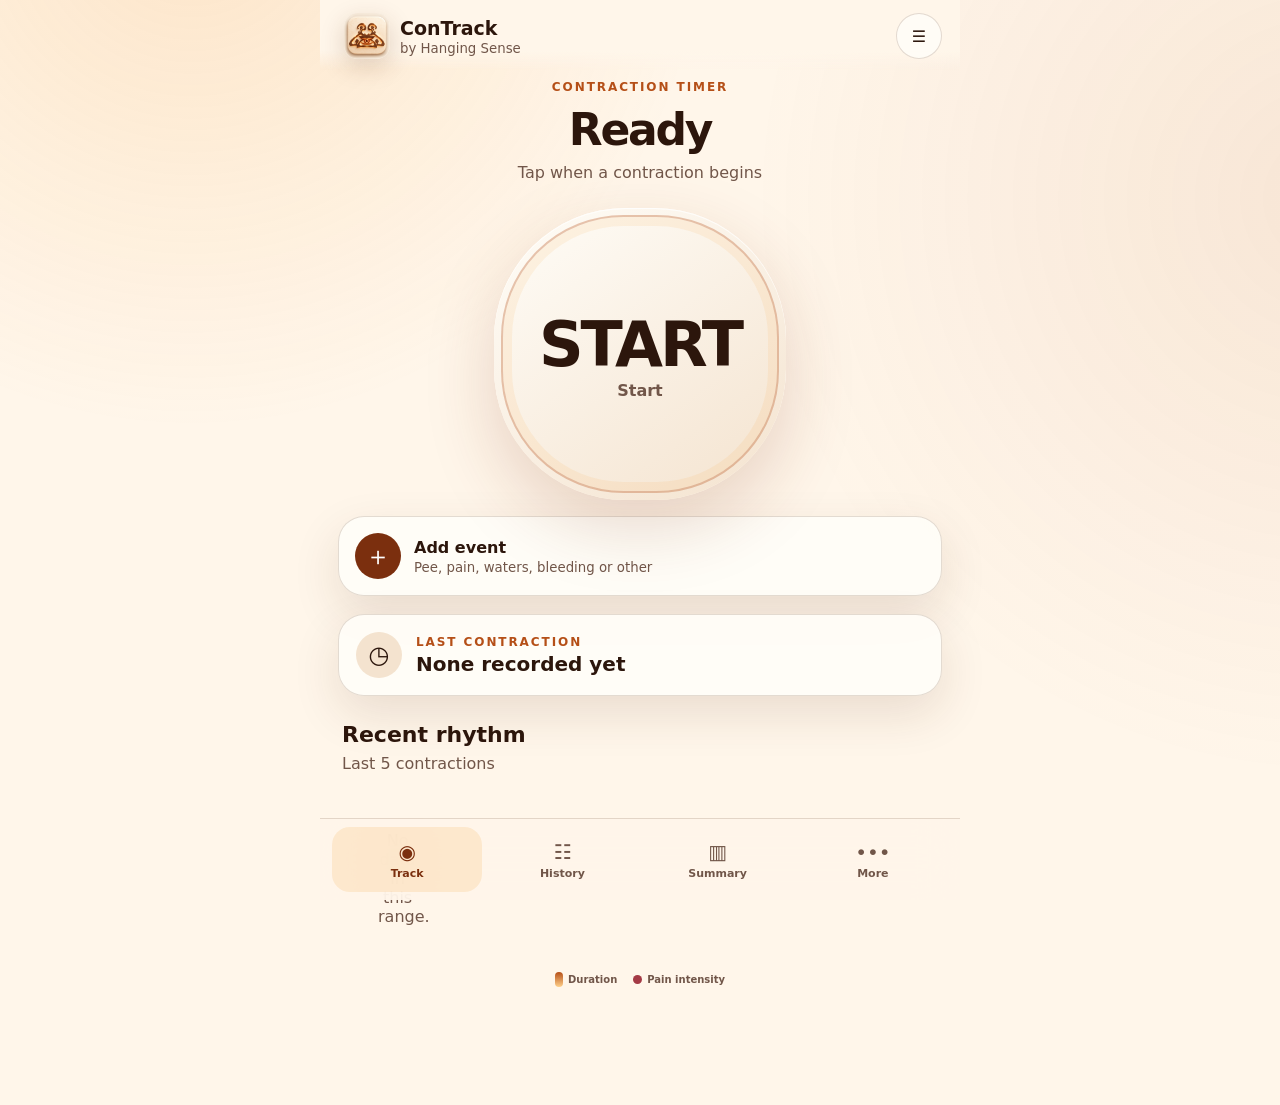
<file: index.html>
<!doctype html>
<html lang="en" dir="ltr">
<head>
  <meta charset="utf-8" />
  <meta name="viewport" content="width=device-width,initial-scale=1,viewport-fit=cover,user-scalable=no" />
  <meta name="theme-color" content="#fff6ea" />
  <meta name="apple-mobile-web-app-capable" content="yes" />
  <meta name="apple-mobile-web-app-status-bar-style" content="default" />
  <meta name="apple-mobile-web-app-title" content="ConTrack" />
  <title>ConTrack V4.5 — by Hanging Sense</title>
  <link rel="manifest" href="manifest.webmanifest" />
  <link rel="apple-touch-icon" href="icon-192.png" />
  <link rel="stylesheet" href="styles.css" />
  <link rel="stylesheet" href="v45.css" />
</head>
<body>
<div class="app-shell">
  <header class="topbar">
    <button class="brand-mini" data-nav="track" aria-label="ConTrack home">
      <img src="brand-app-icon.png" alt="" class="brand-mini__mark" />
      <span class="brand-mini__text"><strong>ConTrack</strong><small>by Hanging Sense</small></span>
    </button>
    <button class="icon-btn" id="quickSettings" aria-label="Open settings">☰</button>
  </header>

  <main class="main">
    <section class="screen active" data-screen="track">
      <div class="track-hero">
        <div class="hero-kicker" data-i18n="trackKicker">Contraction timer</div>
        <div class="hero-state" id="heroState">Ready</div>
        <div class="hero-sub" id="heroSub">Tap when a contraction begins</div>
        <button class="timer-orb" id="timerButton" aria-live="polite">
          <span class="timer-orb__halo"></span>
          <span class="timer-orb__content">
            <strong id="timerValue">START</strong>
            <small id="timerCaption">Start</small>
          </span>
        </button>
      </div>

      <section class="track-actions">
        <button class="event-action" id="addEventBtn">
          <span class="event-action__icon">＋</span>
          <span><b data-i18n="addEvent">Add event</b><small data-i18n="addEventHint">Pee, pain, waters, bleeding or other</small></span>
        </button>
      </section>

      <div class="last-card">
        <span class="last-card__icon">◷</span>
        <div class="last-card__main"><div class="eyebrow" data-i18n="lastContraction">Last contraction</div><div id="lastValue" class="last-card__value">None recorded yet</div></div>
        <button class="mini-edit" id="editLastBtn" hidden data-i18n="edit">Edit</button>
      </div>

      <section class="rhythm-section">
        <div class="section-head"><div><h2 data-i18n="recentRhythm">Recent rhythm</h2><p data-i18n="lastFive">Last 5 contractions</p></div></div>
        <div class="rhythm" id="rhythm"></div>
        <div class="rhythm-legend"><span><i class="legend-pill legend-bar"></i><b data-i18n="duration">Duration</b></span><span><i class="legend-pill legend-pain-dot"></i><b data-i18n="intensity">Pain intensity</b></span></div>
      </section>
    </section>

    <section class="screen" data-screen="history">
      <div class="page-head"><div class="eyebrow">CONTRACK V4.5</div><h1 data-i18n="history">History</h1><p data-i18n="historySubtitle">Contractions and events in one timeline</p></div>
      <div class="segmented"><button class="segment active" data-history-filter="today" data-i18n="today">Today</button><button class="segment" data-history-filter="all" data-i18n="all">All</button></div>
      <div class="timeline-table-wrap">
        <div class="history-table-head"><span data-i18n="time">Time</span><span data-i18n="event">Event</span><span data-i18n="details">Details</span></div>
        <div id="historyList" class="history-list"></div>
      </div>
    </section>

    <section class="screen" data-screen="summary">
      <div class="page-head"><div class="eyebrow">CONTRACK V4.5</div><h1 data-i18n="summary">Summary</h1><p data-i18n="summarySubtitle">A factual report of recorded timing, intensity and events</p></div>
      <section class="summary-chart-card">
        <div class="summary-chart-head"><div><h2 data-i18n="contractionPattern">Contraction pattern</h2><p id="rangeDescription">Selected range</p></div><div class="segmented compact"><button class="segment active" data-range="60">1 h</button><button class="segment" data-range="180">3 h</button><button class="segment" data-range="day" data-i18n="day">Day</button><button class="segment" data-range="all" data-i18n="all">All</button></div></div>
        <div class="chart-shell"><svg id="unifiedChart" class="unified-chart" viewBox="0 0 760 360" role="img" aria-label="Unified contraction chart"></svg></div>
        <div class="chart-legend"><span><i class="legend legend-duration"></i><b data-i18n="duration">Duration</b> <small data-i18n="secondsUnit">sec</small></span><span><i class="legend legend-interval"></i><b data-i18n="interval">Interval</b> <small data-i18n="startToStart">start-to-start</small></span><span><i class="legend legend-pain"></i><b data-i18n="intensity">Pain intensity</b> <small>0–10</small></span><span><i class="legend legend-event"></i><b data-i18n="events">Events</b></span></div>
      </section>
      <section class="metrics" id="metrics"></section>
      <section class="trend-card"><div class="section-head"><div><h2 data-i18n="rollingTrend">Rolling 5-value trend</h2><p data-i18n="rollingTrendHint">Average duration and interval use the latest available values up to five.</p></div></div><div class="chart-shell trend-shell"><svg id="trendChart" class="trend-chart" viewBox="0 0 760 290" role="img" aria-label="Rolling average trend"></svg></div><div class="chart-legend"><span><i class="legend legend-trend-duration"></i><b data-i18n="avgDuration5">Avg duration · last 5</b></span><span><i class="legend legend-trend-interval"></i><b data-i18n="avgInterval5">Avg interval · last 5</b></span></div></section>
      <section class="report-preview"><div class="section-head"><div><h2 data-i18n="timelineReport">Timeline report</h2><p data-i18n="timelineReportHint">Includes cumulative averages to show the recorded trend.</p></div></div><div id="reportTable" class="report-table"></div></section>
      <div class="summary-actions"><button class="primary-action" id="shareReport" data-i18n="shareReport">Share full report</button><button class="secondary-action" id="downloadReport" data-i18n="downloadReport">Download / save report</button></div>
    </section>

    <section class="screen" data-screen="more">
      <div class="page-head"><div class="eyebrow">CONTRACK V4.5</div><h1 data-i18n="more">More</h1></div>
      <section class="settings-section"><h2 data-i18n="appearance">Appearance</h2><p class="section-note" data-i18n="appearanceHint">Six distinct palettes remain harmonious with the copper Hanging Sense identity.</p><div class="theme-grid" id="themeGrid"></div></section>
      <section class="settings-section"><h2 data-i18n="language">Language</h2><select id="languageSelect" class="select-control"></select></section>
      <section class="settings-section"><h2 data-i18n="sessions">Sessions</h2><div class="action-list"><button class="action-row" id="newSessionBtn"><span data-i18n="newSession">Start new session</span><span>›</span></button><button class="action-row" id="exportBackup"><span data-i18n="backupSession">Backup current session + photos</span><span>›</span></button><label class="action-row file-row"><span data-i18n="restoreBackup">Restore backup</span><input type="file" id="restoreBackup" accept="application/json" hidden><span>›</span></label><button class="action-row" id="exportCsv"><span data-i18n="exportCsv">Export CSV</span><span>›</span></button><button class="action-row" id="openManual"><span data-i18n="userManual">User manual / PDF</span><span>›</span></button></div></section>
      <section class="brand-panel"><img src="brand-lockup.png" alt="ConTrack by Hanging Sense" /><p data-i18n="brandStatement">A calm, local-first labour companion with a human identity.</p><div class="version">ConTrack V4.5 · Local & offline-first</div></section>
      <section class="creator-panel"><img src="creator-benyima-ai.png" alt="BenYimaAI creator logo" class="creator-logo" /><div><div class="eyebrow">APP CREATOR</div><h2>BenYimaAI</h2><p>Product concept, UX direction and application development.</p></div></section>
      <section class="settings-section contact-section"><h2>Doula Silvana</h2><div class="contact-list"><div>💬 <b>WeChat-ID:</b> <span>HangingSense</span></div><div>✈️ <b>Telegram-ID:</b> <span>HangingSense</span></div><a href="https://www.instagram.com/hangingsense?stkn=MW42Zm01NHRjeHRpNQ%3D%3D&utm_source=qr" target="_blank" rel="noopener">📸 <b>Instagram:</b> @hangingsense</a><a href="mailto:hangingsense@gmail.com">✉️ <b>Email:</b> hangingsense@gmail.com</a></div><div class="qr-grid"><figure class="qr-card"><img src="contact-wechat.jpg" alt="WeChat QR code"><figcaption>💬 WeChat</figcaption></figure><figure class="qr-card"><img src="contact-telegram.jpg" alt="Telegram QR code"><figcaption>✈️ Telegram</figcaption></figure></div></section>
    </section>
  </main>

  <nav class="bottom-nav"><button class="nav-item active" data-nav="track"><span>◉</span><b data-i18n="track">Track</b></button><button class="nav-item" data-nav="history"><span>☷</span><b data-i18n="history">History</b></button><button class="nav-item" data-nav="summary"><span>▥</span><b data-i18n="summary">Summary</b></button><button class="nav-item" data-nav="more"><span>•••</span><b data-i18n="more">More</b></button></nav>
</div>
<div class="sheet-backdrop" id="sheetBackdrop" hidden></div>
<section class="bottom-sheet" id="intensitySheet" hidden aria-modal="true" role="dialog"><div class="sheet-grabber"></div><div class="eyebrow" data-i18n="saved">Contraction saved</div><h2 id="savedDuration">54 sec</h2><h3 data-i18n="howIntense">How intense was it?</h3><div class="intensity-control"><div class="intensity-reading"><strong id="intensityNumber">5</strong><span>/10</span><b id="intensityLabel">Moderate</b></div><input id="intensitySlider" type="range" min="0" max="10" step="1" value="5" aria-label="Pain intensity"><div class="intensity-scale"><span data-i18n="low">Low</span><span data-i18n="moderate">Moderate</span><span data-i18n="strong">Strong</span><span data-i18n="intense">Intense</span></div></div><div class="sheet-actions"><button class="primary-action" id="saveIntensity" data-i18n="save">Save</button><button class="secondary-action" id="skipIntensity" data-i18n="later">Later</button></div></section>
<section class="bottom-sheet" id="eventSheet" hidden aria-modal="true" role="dialog"><div class="sheet-grabber"></div><h2 data-i18n="addEvent">Add event</h2><div class="event-types" id="eventTypes"><button data-event-type="pee"><span>🚻</span><b data-i18n="pee">Pee</b></button><button data-event-type="pain"><span>⚡</span><b data-i18n="painEvent">Pain / discomfort</b></button><button data-event-type="waters"><span>💧</span><b data-i18n="waters">Waters / fluid</b></button><button data-event-type="bleeding"><span class="bleed-dot"></span><b data-i18n="bleeding">Bleeding</b></button><button data-event-type="other"><span>＋</span><b data-i18n="other">Other</b></button></div><label class="field"><span data-i18n="notes">Note (optional)</span><textarea id="eventNote" rows="3" maxlength="500"></textarea></label><label class="photo-picker"><input id="eventPhoto" type="file" accept="image/*" capture="environment" hidden><span>📷</span><b data-i18n="addPhoto">Add photo</b><small id="photoStatus" data-i18n="photoLocal">Stored only on this device</small></label><div class="sheet-actions"><button class="primary-action" id="saveEvent" data-i18n="saveEvent">Save event</button><button class="secondary-action" id="cancelEvent" data-i18n="cancel">Cancel</button></div></section>
<section class="bottom-sheet" id="sessionSheet" hidden aria-modal="true" role="dialog"><div class="sheet-grabber"></div><h2 data-i18n="protectHistory">Protect your history first</h2><p class="sheet-copy" data-i18n="protectHistoryText">This session contains recorded data. Back it up with photos or archive it in the app before starting again.</p><div class="stack-actions"><button class="primary-action" id="backupAndNew" data-i18n="backupAndNew">Download backup & start new</button><button class="secondary-action" id="archiveAndNew" data-i18n="archiveAndNew">Archive in app & start new</button><button class="text-action" id="cancelNew" data-i18n="cancel">Cancel</button></div></section>
<section class="bottom-sheet" id="exportSheet" hidden aria-modal="true" role="dialog"><div class="sheet-grabber"></div><h2 data-i18n="exportReport">Export report</h2><p class="sheet-copy" data-i18n="exportReportHint">Choose a format for the currently selected Summary range.</p><div class="export-choice-grid"><button class="export-choice" id="exportPicture"><span class="export-choice__icon">▧</span><span><b data-i18n="picturePng">Picture / PNG</b><small data-i18n="picturePngHint">Easy to save, send or print</small></span></button><button class="export-choice" id="exportHtml"><span class="export-choice__icon">HTML</span><span><b data-i18n="htmlReport">HTML report</b><small data-i18n="htmlReportHint">Full chart, timeline, notes and photos</small></span></button></div><button class="text-action full" id="cancelExport" data-i18n="cancel">Cancel</button></section>
<section class="bottom-sheet edit-sheet" id="editSheet" hidden aria-modal="true" role="dialog"><div class="sheet-grabber"></div><div class="eyebrow" data-i18n="editRecord">Edit record</div><h2 id="editTitle">Contraction</h2><div id="editContractionFields"><label class="field"><span data-i18n="startTime">Start time</span><input id="editStart" type="datetime-local"></label><label class="field"><span data-i18n="endTime">End time</span><input id="editEnd" type="datetime-local"></label><div class="intensity-control edit-intensity"><div class="intensity-reading"><strong id="editIntensityNumber">5</strong><span>/10</span><b id="editIntensityLabel">Moderate</b></div><input id="editIntensity" type="range" min="0" max="10" step="1" value="5"></div></div><div id="editEventFields" hidden><label class="field"><span data-i18n="eventType">Event type</span><select id="editEventType"><option value="pee">🚻 Pee</option><option value="pain">⚡ Pain / discomfort</option><option value="waters">💧 Waters / fluid</option><option value="bleeding">● Bleeding</option><option value="other">＋ Other</option></select></label><label class="field"><span data-i18n="time">Time</span><input id="editEventTime" type="datetime-local"></label><div class="edit-photo-tools" id="editPhotoTools"></div><label class="photo-picker"><input id="editEventPhoto" type="file" accept="image/*" capture="environment" hidden><span>📷</span><b data-i18n="replacePhoto">Replace / add photo</b></label></div><label class="field"><span data-i18n="notes">Note (optional)</span><textarea id="editNotes" rows="3" maxlength="500"></textarea></label><div class="sheet-actions"><button class="primary-action" id="saveEdit" data-i18n="save">Save</button><button class="secondary-action" id="cancelEdit" data-i18n="cancel">Cancel</button></div></section>
<section class="bottom-sheet photo-viewer-sheet" id="photoSheet" hidden aria-modal="true" role="dialog"><div class="sheet-grabber"></div><h2 data-i18n="eventPhoto">Event photo</h2><img id="photoViewer" alt="Event photo" class="photo-viewer"><div class="sheet-actions"><button class="primary-action" id="savePhotoToPhone" data-i18n="saveSharePhoto">Save / share photo</button><button class="secondary-action" id="closePhoto" data-i18n="close">Close</button></div></section>
<div class="toast" id="toast" role="status" aria-live="polite"></div>
<script src="app-v4.5.js"></script>
<script src="app-v4.6-overrides.js"></script>
<script src="png-v46.js"></script>
</body>
</html>
</file>
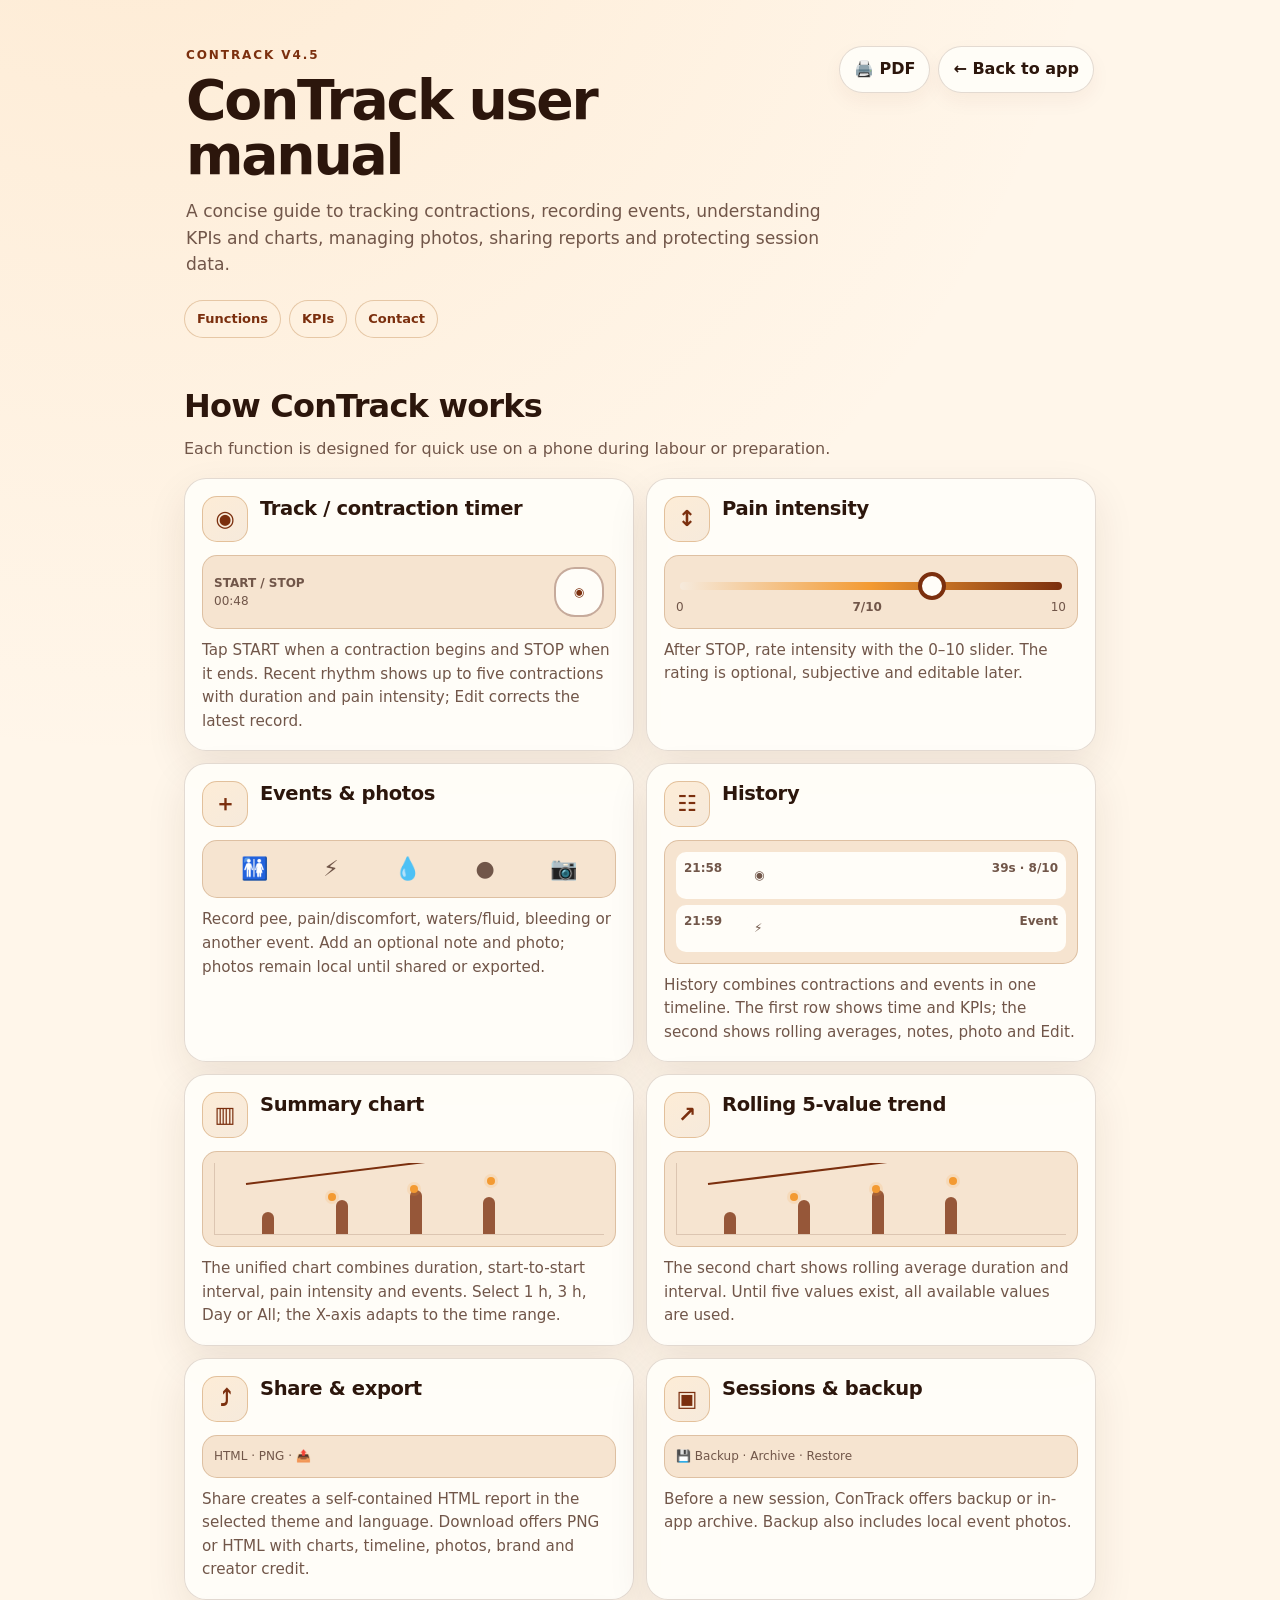
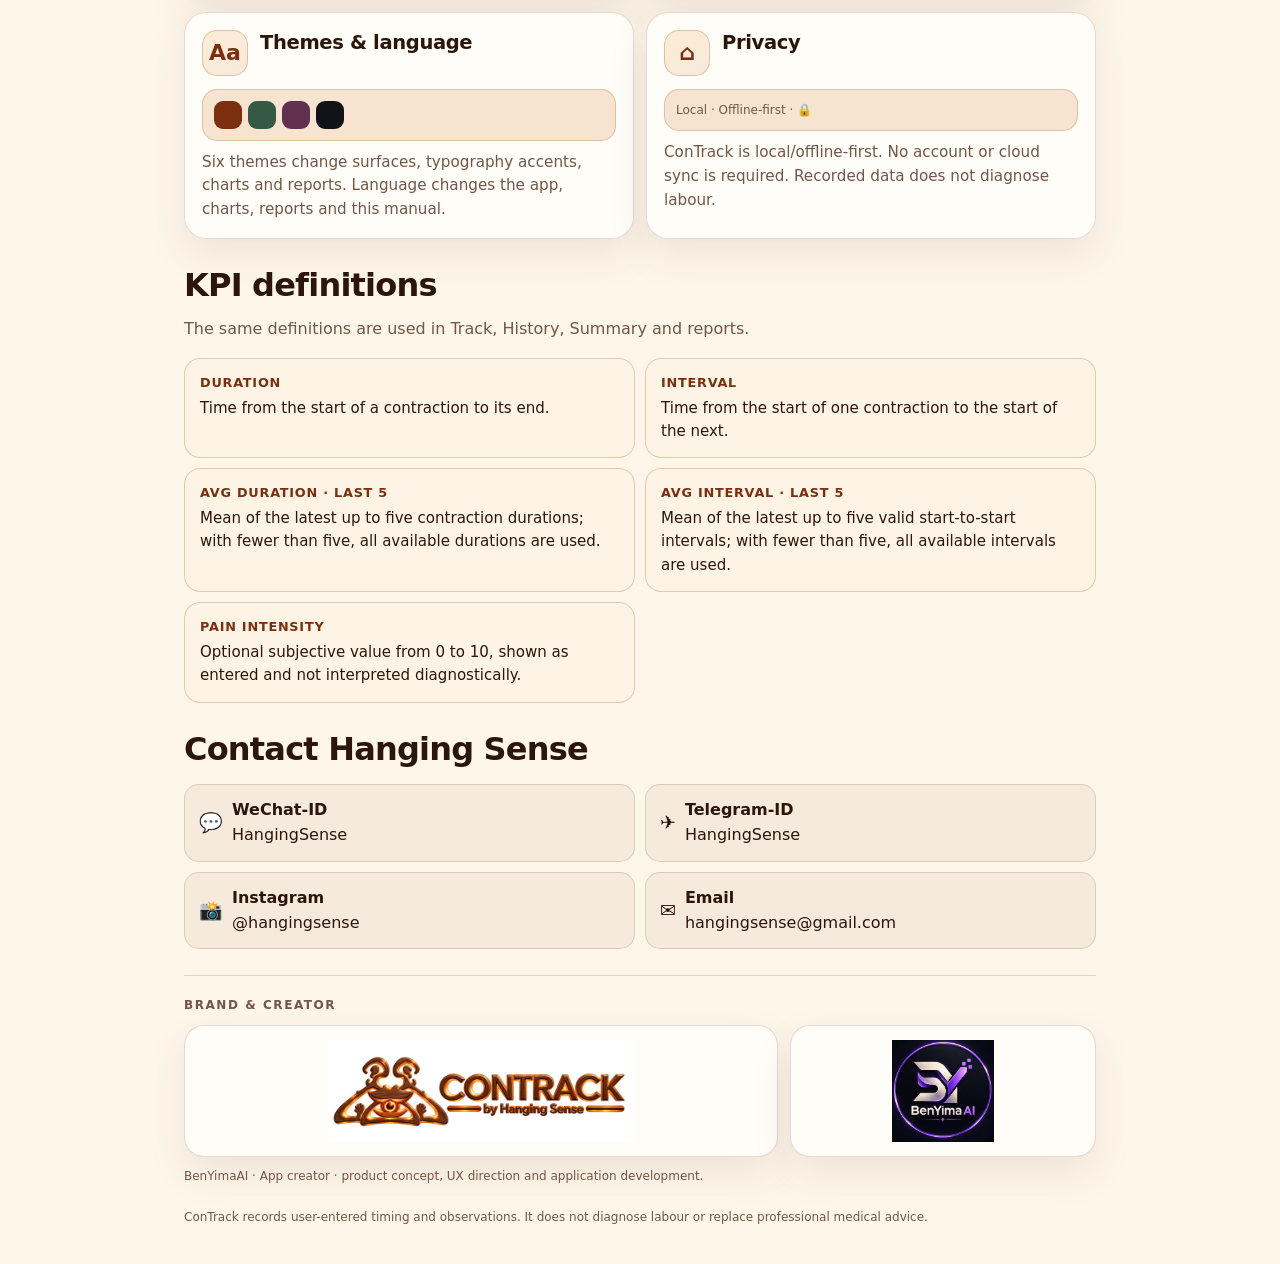
<file: user-manual-v2.html>
<!doctype html>
<html lang="en" dir="ltr">
<head>
<meta charset="utf-8">
<meta name="viewport" content="width=device-width,initial-scale=1,viewport-fit=cover">
<meta name="theme-color" content="#fff6ea">
<title>ConTrack User Manual</title>
<style>
:root{--bg:#fff6ea;--surface:#fffdf8;--surface2:#f6eadc;--text:#2c160c;--muted:#715649;--primary:#7b2f0e;--accent:#f39a32;--line:rgba(81,39,15,.16);--shadow:0 16px 42px rgba(65,31,11,.09);--display:ui-rounded,"SF Pro Rounded","Avenir Next",system-ui,-apple-system,sans-serif;--body:"Avenir Next","SF Pro Text",system-ui,-apple-system,BlinkMacSystemFont,"Segoe UI",sans-serif}*{box-sizing:border-box}html{scroll-behavior:smooth}body{margin:0;background:radial-gradient(circle at 10% -8%,color-mix(in srgb,var(--accent) 13%,transparent),transparent 30%),var(--bg);color:var(--text);font-family:var(--body);font-size:16px;line-height:1.55;-webkit-font-smoothing:antialiased;text-rendering:optimizeLegibility}.page{max-width:980px;margin:auto;padding:clamp(18px,4vw,34px)}button,a{font:inherit}.header{display:grid;grid-template-columns:1fr auto;gap:18px;align-items:start;padding:12px 2px 8px}.eyebrow{font-size:12px;letter-spacing:.16em;text-transform:uppercase;color:var(--primary);font-weight:900}.header h1{font-family:var(--display);font-size:clamp(2.05rem,6vw,3.45rem);line-height:1;letter-spacing:-.04em;margin:8px 0 0;max-width:760px;text-align:left;hyphens:auto;overflow-wrap:anywhere}.header p{max-width:760px;margin:15px 0 0;color:var(--muted);font-size:clamp(.96rem,2vw,1.07rem)}.actions{display:flex;gap:8px;flex-wrap:wrap;justify-content:flex-end}.action{min-height:44px;border:1px solid var(--line);background:color-mix(in srgb,var(--surface) 94%,transparent);color:var(--text);padding:10px 14px;border-radius:999px;font-weight:850;box-shadow:0 8px 20px color-mix(in srgb,var(--primary) 5%,transparent)}.quick{display:flex;gap:8px;overflow:auto;padding:14px 0 22px;scrollbar-width:none}.quick::-webkit-scrollbar{display:none}.quick a{white-space:nowrap;text-decoration:none;color:var(--primary);font-weight:850;font-size:13px;padding:8px 12px;border-radius:999px;background:color-mix(in srgb,var(--accent) 12%,var(--surface));border:1px solid color-mix(in srgb,var(--accent) 18%,var(--line))}.section-title{font-family:var(--display);font-size:clamp(1.5rem,3.5vw,2rem);letter-spacing:-.025em;margin:22px 0 10px}.section-note{margin:-4px 0 16px;color:var(--muted)}.grid{display:grid;grid-template-columns:repeat(2,minmax(0,1fr));gap:12px}.card{background:color-mix(in srgb,var(--surface) 96%,transparent);border:1px solid var(--line);border-radius:22px;padding:17px;box-shadow:var(--shadow);break-inside:avoid}.card-head{display:flex;align-items:flex-start;gap:12px}.icon{width:46px;height:46px;flex:0 0 46px;border-radius:15px;display:grid;place-items:center;background:linear-gradient(145deg,color-mix(in srgb,var(--accent) 17%,var(--surface)),var(--surface2));border:1px solid color-mix(in srgb,var(--accent) 22%,var(--line));font-size:22px;font-weight:900;color:var(--primary)}.card h2{font-family:var(--display);font-size:1.22rem;line-height:1.15;margin:2px 0 0;letter-spacing:-.018em}.card p{margin:10px 0 0;color:var(--muted);font-size:.95rem}.mini{margin-top:13px;padding:11px;border-radius:15px;background:color-mix(in srgb,var(--accent) 7%,var(--surface2));border:1px solid color-mix(in srgb,var(--accent) 11%,var(--line));font-size:12px;color:var(--muted)}.mini-timer{display:flex;align-items:center;justify-content:space-between}.mini-orb{width:50px;height:50px;border-radius:42%;display:grid;place-items:center;background:var(--surface);border:2px solid color-mix(in srgb,var(--primary) 28%,var(--line));font-weight:900;color:var(--primary)}.mini-slider{height:8px;border-radius:99px;background:linear-gradient(90deg,var(--surface2),var(--accent),var(--primary));position:relative;margin:15px 4px 8px}.mini-slider:after{content:"";position:absolute;left:66%;top:50%;width:20px;height:20px;border-radius:50%;background:var(--surface);border:4px solid var(--primary);transform:translate(-50%,-50%)}.mini-history{display:grid;gap:6px}.mini-history span{display:grid;grid-template-columns:55px 1fr auto;gap:7px;padding:7px 8px;border-radius:10px;background:var(--surface)}.mini-chart{height:72px;position:relative;border-left:1px solid var(--line);border-bottom:1px solid var(--line);overflow:hidden}.mini-chart .bar{position:absolute;bottom:0;width:12px;border-radius:6px 6px 0 0;background:var(--primary);opacity:.78}.mini-chart .b1{left:12%;height:32%}.mini-chart .b2{left:31%;height:48%}.mini-chart .b3{left:50%;height:63%}.mini-chart .b4{left:69%;height:52%}.mini-chart .line{position:absolute;left:8%;right:7%;top:28%;height:2px;background:var(--primary);transform:rotate(-7deg);transform-origin:left center}.mini-chart .dot{position:absolute;width:8px;height:8px;border-radius:50%;background:var(--accent);box-shadow:0 0 0 3px color-mix(in srgb,var(--accent) 14%,transparent)}.mini-chart .d1{left:29%;top:42%}.mini-chart .d2{left:50%;top:31%}.mini-chart .d3{left:70%;top:20%}.kpis{display:grid;grid-template-columns:repeat(2,minmax(0,1fr));gap:10px}.kpi{padding:14px 15px;border-radius:16px;background:color-mix(in srgb,var(--accent) 9%,var(--surface));border:1px solid color-mix(in srgb,var(--accent) 16%,var(--line));font-size:.94rem}.kpi b{display:block;color:var(--primary);font-size:.8rem;text-transform:uppercase;letter-spacing:.06em;margin-bottom:4px}.contact{display:grid;grid-template-columns:repeat(2,minmax(0,1fr));gap:10px}.contact a,.contact div{display:flex;align-items:center;gap:9px;padding:13px 14px;border-radius:15px;background:var(--surface2);border:1px solid var(--line);color:var(--text);text-decoration:none}.contact .emoji{font-size:19px}.brand-footer{margin-top:26px;padding-top:20px;border-top:1px solid var(--line)}.brand-footer-title{font-size:12px;letter-spacing:.13em;text-transform:uppercase;color:var(--muted);font-weight:900;margin-bottom:10px}.brand-pair{display:grid;grid-template-columns:minmax(0,1.55fr) minmax(0,.8fr);gap:12px;align-items:stretch}.logo-card{min-height:118px;background:var(--surface);border:1px solid var(--line);border-radius:20px;padding:14px;display:flex;align-items:center;justify-content:center;box-shadow:var(--shadow)}.logo-card img{display:block;max-width:100%;max-height:102px;width:auto;height:auto;object-fit:contain}.creator-copy{margin-top:10px;color:var(--muted);font-size:12px;text-align:left}.legal{margin:22px 0 4px;color:var(--muted);font-size:12px}[dir="rtl"] .header h1,[dir="rtl"] .header p,[dir="rtl"] .creator-copy{text-align:right}[dir="rtl"] .actions{justify-content:flex-start}@media(max-width:720px){.header{grid-template-columns:1fr}.actions{justify-content:flex-start}.grid,.kpis,.contact{grid-template-columns:1fr}.brand-pair{grid-template-columns:minmax(0,1.45fr) minmax(0,.85fr)}.logo-card{min-height:92px;padding:10px}.logo-card img{max-height:80px}.card{padding:16px}.page{padding:18px}.header h1{font-size:clamp(2rem,10vw,2.65rem)}}@media(max-width:380px){.brand-pair{grid-template-columns:1fr 1fr}.logo-card img{max-height:66px}.action{padding:9px 12px}}@page{size:A4;margin:12mm}@media print{*{-webkit-print-color-adjust:exact;print-color-adjust:exact}.actions,.quick{display:none}.page{max-width:none;padding:0}.header{grid-template-columns:1fr;margin-bottom:8mm}.header h1{font-size:28pt}.header p{font-size:10.5pt}.grid{gap:4mm}.card{box-shadow:none;border-radius:5mm;padding:5mm}.card p{font-size:9.5pt}.section-title{font-size:18pt}.brand-footer{break-inside:avoid}.logo-card{box-shadow:none}.legal{font-size:8pt}body{background:var(--bg)}}
</style>
</head>
<body>
<main class="page">
<header class="header"><div><div class="eyebrow">CONTRACK V4.5</div><h1 id="title"></h1><p id="intro"></p></div><div class="actions"><button class="action" id="printBtn">🖨️ <span id="pdfLabel"></span></button><button class="action" id="backBtn">← <span id="appLabel"></span></button></div></header>
<nav class="quick" id="quickNav"></nav>
<section id="functions"><h2 class="section-title" id="functionsTitle"></h2><p class="section-note" id="functionsNote"></p><div class="grid" id="manualGrid"></div></section>
<section id="kpi-section"><h2 class="section-title" id="kpiTitle"></h2><p class="section-note" id="kpiNote"></p><div class="kpis" id="kpis"></div></section>
<section id="contact-section"><h2 class="section-title" id="contactTitle"></h2><div class="contact" id="contactGrid"></div></section>
<footer class="brand-footer"><div class="brand-footer-title" id="brandFooterTitle"></div><div class="brand-pair"><div class="logo-card"><img src="brand-lockup.png" alt="ConTrack by Hanging Sense"></div><div class="logo-card"><img src="creator-benyima-ai.png" alt="BenYimaAI"></div></div><div class="creator-copy" id="creatorText"></div><div class="legal" id="legalText"></div></footer>
</main>
<script>
const q=new URLSearchParams(location.search);let lang=q.get('lang'),theme=q.get('theme');try{const s=JSON.parse(localStorage.getItem('contrack_hangingsense_v4_5')||'null');lang=lang||s?.lang;theme=theme||s?.theme}catch{}lang=lang||'en';theme=theme||'hanging';
const themes={hanging:{bg:'#fff6ea',surface:'#fffdf8',surface2:'#f6eadc',text:'#2c160c',muted:'#715649',primary:'#7b2f0e',accent:'#f39a32',display:'ui-rounded,"SF Pro Rounded","Avenir Next",system-ui,sans-serif'},terracotta:{bg:'#fff1e9',surface:'#fffaf6',surface2:'#f4d2c6',text:'#331610',muted:'#7c5048',primary:'#983f28',accent:'#ed8c65',display:'"Avenir Next",system-ui,sans-serif'},sage:{bg:'#f3f6ed',surface:'#fbfcf8',surface2:'#e5eadc',text:'#17251c',muted:'#55675b',primary:'#365944',accent:'#c37432',display:'"Trebuchet MS",system-ui,sans-serif'},plum:{bg:'#f8f0f6',surface:'#fffafd',surface2:'#f0dfea',text:'#2b1728',muted:'#70576d',primary:'#60304e',accent:'#d47a42',display:'Georgia,"Times New Roman",serif'},night:{bg:'#101217',surface:'#1d2028',surface2:'#252936',text:'#fff5ea',muted:'#cbb9a8',primary:'#f0a45d',accent:'#ffb259',display:'ui-monospace,Menlo,monospace'},ivory:{bg:'#fbf8f0',surface:'#fff',surface2:'#f0eadf',text:'#1d1a17',muted:'#696158',primary:'#2f2923',accent:'#b97834',display:'"Avenir Next",system-ui,sans-serif'}};const th=themes[theme]||themes.hanging;for(const[k,v]of Object.entries(th))document.documentElement.style.setProperty(`--${k}`,v);document.querySelector('meta[name="theme-color"]').content=th.bg;
const en={title:'ConTrack user manual',intro:'A concise guide to tracking contractions, recording events, understanding KPIs and charts, managing photos, sharing reports and protecting session data.',pdf:'PDF',app:'Back to app',functionsTitle:'How ConTrack works',functionsNote:'Each function is designed for quick use on a phone during labour or preparation.',quickFunctions:'Functions',quickKpis:'KPIs',quickContact:'Contact',track:'Track / contraction timer',trackD:'Tap START when a contraction begins and STOP when it ends. Recent rhythm shows up to five contractions with duration and pain intensity; Edit corrects the latest record.',pain:'Pain intensity',painD:'After STOP, rate intensity with the 0–10 slider. The rating is optional, subjective and editable later.',events:'Events & photos',eventsD:'Record pee, pain/discomfort, waters/fluid, bleeding or another event. Add an optional note and photo; photos remain local until shared or exported.',history:'History',historyD:'History combines contractions and events in one timeline. The first row shows time and KPIs; the second shows rolling averages, notes, photo and Edit.',summary:'Summary chart',summaryD:'The unified chart combines duration, start-to-start interval, pain intensity and events. Select 1 h, 3 h, Day or All; the X-axis adapts to the time range.',trend:'Rolling 5-value trend',trendD:'The second chart shows rolling average duration and interval. Until five values exist, all available values are used.',reports:'Share & export',reportsD:'Share creates a self-contained HTML report in the selected theme and language. Download offers PNG or HTML with charts, timeline, photos, brand and creator credit.',sessions:'Sessions & backup',sessionsD:'Before a new session, ConTrack offers backup or in-app archive. Backup also includes local event photos.',themes:'Themes & language',themesD:'Six themes change surfaces, typography accents, charts and reports. Language changes the app, charts, reports and this manual.',privacy:'Privacy',privacyD:'ConTrack is local/offline-first. No account or cloud sync is required. Recorded data does not diagnose labour.',kpiTitle:'KPI definitions',kpiNote:'The same definitions are used in Track, History, Summary and reports.',kDuration:'Duration',duration:'Time from the start of a contraction to its end.',kInterval:'Interval',interval:'Time from the start of one contraction to the start of the next.',kAvgD:'Avg duration · last 5',avgD:'Mean of the latest up to five contraction durations; with fewer than five, all available durations are used.',kAvgI:'Avg interval · last 5',avgI:'Mean of the latest up to five valid start-to-start intervals; with fewer than five, all available intervals are used.',kPain:'Pain intensity',painK:'Optional subjective value from 0 to 10, shown as entered and not interpreted diagnostically.',contactTitle:'Contact Hanging Sense',brandFooterTitle:'Brand & creator',creatorText:'BenYimaAI · App creator · product concept, UX direction and application development.',legal:'ConTrack records user-entered timing and observations. It does not diagnose labour or replace professional medical advice.',miniStartStop:'START / STOP',miniEvent:'Event',miniBackup:'Backup · Archive · Restore',miniLocal:'Local · Offline-first'};
const packs={
de:{title:'ConTrack Bedienungsanleitung',intro:'Eine kompakte Anleitung zum Erfassen von Wehen und Ereignissen, zum Verstehen der KPIs und Diagramme, zum Umgang mit Fotos, zum Teilen von Berichten und zum Sichern von Sitzungsdaten.',pdf:'PDF',app:'Zurück zur App',functionsTitle:'So funktioniert ConTrack',functionsNote:'Alle Funktionen sind für die schnelle Smartphone-Nutzung während Geburtsvorbereitung und Wehen ausgelegt.',quickFunctions:'Funktionen',quickKpis:'KPIs',quickContact:'Kontakt',track:'Track / Wehentimer',trackD:'START beim Beginn einer Wehe und STOP beim Ende tippen. Der letzte Rhythmus zeigt bis zu fünf Wehen mit Dauer und Schmerzintensität; Bearbeiten korrigiert den letzten Eintrag.',pain:'Schmerzintensität',painD:'Nach STOP die Intensität mit dem 0–10-Slider bewerten. Die Angabe ist optional, subjektiv und später bearbeitbar.',events:'Ereignisse & Fotos',eventsD:'Toilette, Schmerz/Unwohlsein, Fruchtwasser/Flüssigkeit, Blutung oder anderes erfassen. Optional Notiz und Foto ergänzen; Fotos bleiben lokal bis zum Teilen oder Export.',history:'Verlauf',historyD:'Der Verlauf kombiniert Wehen und Ereignisse. Oben stehen Zeit und KPIs, darunter Rolling-Mittelwerte, Notiz, Foto und Bearbeiten.',summary:'Übersichtsdiagramm',summaryD:'Das kombinierte Diagramm zeigt Dauer, Start-zu-Start-Intervall, Schmerzintensität und Ereignisse. 1 h, 3 h, Tag oder Alle wählen; die X-Achse passt sich an.',trend:'Trend der letzten 5 Werte',trendD:'Das zweite Diagramm zeigt den gleitenden Durchschnitt von Dauer und Intervall. Bei weniger als fünf Werten werden alle vorhandenen Werte verwendet.',reports:'Teilen & Export',reportsD:'Teilen erzeugt einen eigenständigen HTML-Bericht im gewählten Design und in der gewählten Sprache. Download bietet PNG oder HTML mit Charts, Zeitleiste, Fotos, Brand und Creator.',sessions:'Sitzungen & Sicherung',sessionsD:'Vor einer neuen Sitzung bietet ConTrack Sicherung oder Archivierung in der App an. Die Sicherung enthält auch lokale Ereignisfotos.',themes:'Designs & Sprache',themesD:'Sechs Designs verändern Oberflächen, Typografie-Akzente, Diagramme und Berichte. Die Sprache aktualisiert App, Charts, Berichte und diese Anleitung.',privacy:'Datenschutz',privacyD:'ConTrack arbeitet lokal/offline-first. Kein Konto oder Cloud-Sync ist erforderlich. Aufzeichnungen stellen keine Diagnose dar.',kpiTitle:'KPI-Definitionen',kpiNote:'Dieselben Definitionen gelten auf Track, im Verlauf, in der Übersicht und in Berichten.',kDuration:'Dauer',duration:'Zeit vom Beginn einer Wehe bis zu ihrem Ende.',kInterval:'Intervall',interval:'Zeit vom Beginn einer Wehe bis zum Beginn der nächsten.',kAvgD:'Ø Dauer · letzte 5',avgD:'Mittelwert der bis zu fünf letzten Wehendauern; bei weniger als fünf werden alle vorhandenen Dauern verwendet.',kAvgI:'Ø Intervall · letzte 5',avgI:'Mittelwert der bis zu fünf letzten gültigen Start-zu-Start-Intervalle; bei weniger als fünf werden alle vorhandenen Intervalle verwendet.',kPain:'Schmerzintensität',painK:'Optionale subjektive Angabe von 0 bis 10; sie wird wie erfasst angezeigt und nicht diagnostisch interpretiert.',contactTitle:'Kontakt Hanging Sense',brandFooterTitle:'Brand & Creator',creatorText:'BenYimaAI · App Creator · Produktkonzept, UX-Richtung und Anwendungsentwicklung.',legal:'ConTrack erfasst vom Nutzer eingegebene Zeiten und Beobachtungen. Die App diagnostiziert keine Geburt und ersetzt keine professionelle medizinische Beratung.',miniStartStop:'START / STOP',miniEvent:'Ereignis',miniBackup:'Sicherung · Archiv · Wiederherstellen',miniLocal:'Lokal · Offline-first'},
fr:{title:'Mode d’emploi ConTrack',intro:'Guide concis pour chronométrer les contractions, enregistrer les événements, comprendre les KPI et graphiques, gérer les photos, partager les rapports et protéger les données de session.',pdf:'PDF',app:'Retour à l’app',functionsTitle:'Fonctionnement de ConTrack',functionsNote:'Chaque fonction est conçue pour une utilisation rapide sur téléphone pendant le travail ou la préparation.',quickFunctions:'Fonctions',quickKpis:'KPI',quickContact:'Contact',track:'Suivi / minuteur de contractions',trackD:'Touchez DÉMARRER au début d’une contraction et ARRÊTER à la fin. Le rythme récent montre jusqu’à cinq contractions avec durée et intensité; Modifier corrige le dernier enregistrement.',pain:'Intensité de la douleur',painD:'Après ARRÊTER, utilisez le curseur 0–10. La valeur est facultative, subjective et modifiable plus tard.',events:'Événements et photos',eventsD:'Enregistrez miction, douleur/inconfort, eaux/liquide, saignement ou autre événement. Note et photo sont facultatives et restent locales jusqu’au partage ou à l’export.',history:'Historique',historyD:'L’historique réunit contractions et événements. La première ligne affiche heure et KPI; la seconde, moyennes glissantes, notes, photo et Modifier.',summary:'Graphique récapitulatif',summaryD:'Le graphique unifié combine durée, intervalle début-à-début, douleur et événements. Sélectionnez 1 h, 3 h, Jour ou Tout; l’axe X s’adapte.',trend:'Tendance glissante sur 5 valeurs',trendD:'Le second graphique montre les moyennes glissantes de durée et d’intervalle. Avant cinq valeurs, toutes les valeurs disponibles sont utilisées.',reports:'Partage et export',reportsD:'Le partage crée un rapport HTML autonome dans le thème et la langue sélectionnés. Le téléchargement propose PNG ou HTML avec graphiques, chronologie, photos, marque et créateur.',sessions:'Sessions et sauvegarde',sessionsD:'Avant une nouvelle session, ConTrack propose sauvegarde ou archivage dans l’app. La sauvegarde inclut les photos locales.',themes:'Thèmes et langue',themesD:'Six thèmes modifient surfaces, accents typographiques, graphiques et rapports. La langue met aussi à jour ce manuel.',privacy:'Confidentialité',privacyD:'ConTrack fonctionne localement et hors ligne par défaut. Aucun compte ni synchronisation cloud n’est requis. Les données ne diagnostiquent pas le travail.',kpiTitle:'Définitions des KPI',kpiNote:'Les mêmes définitions sont utilisées dans Suivi, Historique, Résumé et les rapports.',kDuration:'Durée',duration:'Temps entre le début et la fin d’une contraction.',kInterval:'Intervalle',interval:'Temps entre le début d’une contraction et le début de la suivante.',kAvgD:'Durée moyenne · 5 dernières',avgD:'Moyenne des cinq dernières durées au maximum; s’il y en a moins, toutes sont utilisées.',kAvgI:'Intervalle moyen · 5 derniers',avgI:'Moyenne des cinq derniers intervalles valides au maximum; s’il y en a moins, tous sont utilisés.',kPain:'Intensité de la douleur',painK:'Valeur subjective facultative de 0 à 10, affichée telle que saisie et sans interprétation diagnostique.',contactTitle:'Contact Hanging Sense',brandFooterTitle:'Marque et créateur',creatorText:'BenYimaAI · Créateur de l’app · concept produit, direction UX et développement.',legal:'ConTrack enregistre les horaires et observations saisis. Il ne diagnostique pas le travail et ne remplace pas un avis médical professionnel.',miniStartStop:'DÉMARRER / ARRÊTER',miniEvent:'Événement',miniBackup:'Sauvegarde · Archive · Restaurer',miniLocal:'Local · Hors ligne d’abord'},
es:{title:'Manual de ConTrack',intro:'Guía breve para cronometrar contracciones, registrar eventos, comprender KPI y gráficos, gestionar fotos, compartir informes y proteger los datos de la sesión.',pdf:'PDF',app:'Volver a la app',functionsTitle:'Cómo funciona ConTrack',functionsNote:'Cada función está pensada para un uso rápido en el teléfono durante el parto o la preparación.',quickFunctions:'Funciones',quickKpis:'KPI',quickContact:'Contacto',track:'Seguimiento / temporizador',trackD:'Toca INICIAR al comenzar una contracción y DETENER al finalizar. El ritmo reciente muestra hasta cinco contracciones con duración e intensidad; Editar corrige el último registro.',pain:'Intensidad del dolor',painD:'Después de DETENER usa el control 0–10. Es opcional, subjetivo y editable más tarde.',events:'Eventos y fotos',eventsD:'Registra orina, dolor/molestia, aguas/líquido, sangrado u otro evento. Nota y foto son opcionales y permanecen locales hasta compartir o exportar.',history:'Historial',historyD:'El historial combina contracciones y eventos. La primera fila muestra hora y KPI; la segunda, medias móviles, notas, foto y Editar.',summary:'Gráfico resumen',summaryD:'El gráfico unificado combina duración, intervalo inicio-a-inicio, dolor y eventos. Selecciona 1 h, 3 h, Día o Todo; el eje X se adapta.',trend:'Tendencia móvil de 5 valores',trendD:'El segundo gráfico muestra promedios móviles de duración e intervalo. Antes de cinco valores usa todos los disponibles.',reports:'Compartir y exportar',reportsD:'Compartir crea un informe HTML autónomo con el tema e idioma seleccionados. Descargar ofrece PNG o HTML con gráficos, cronología, fotos, marca y creador.',sessions:'Sesiones y copia de seguridad',sessionsD:'Antes de una nueva sesión, ConTrack ofrece copia o archivo en la app. La copia incluye también las fotos locales.',themes:'Temas e idioma',themesD:'Seis temas cambian superficies, tipografía, gráficos e informes. El idioma actualiza también este manual.',privacy:'Privacidad',privacyD:'ConTrack es local y offline por defecto. No requiere cuenta ni nube. Los registros no diagnostican el parto.',kpiTitle:'Definiciones KPI',kpiNote:'Las mismas definiciones se usan en Seguimiento, Historial, Resumen e informes.',kDuration:'Duración',duration:'Tiempo desde el inicio hasta el final de una contracción.',kInterval:'Intervalo',interval:'Tiempo desde el inicio de una contracción hasta el inicio de la siguiente.',kAvgD:'Duración media · últimas 5',avgD:'Media de hasta las cinco duraciones más recientes; si hay menos, se usan todas.',kAvgI:'Intervalo medio · últimos 5',avgI:'Media de hasta los cinco intervalos válidos más recientes; si hay menos, se usan todos.',kPain:'Intensidad del dolor',painK:'Valor subjetivo opcional de 0 a 10, mostrado tal como se registró y sin interpretación diagnóstica.',contactTitle:'Contacto Hanging Sense',brandFooterTitle:'Marca y creador',creatorText:'BenYimaAI · Creador de la app · concepto de producto, dirección UX y desarrollo.',legal:'ConTrack registra tiempos y observaciones del usuario. No diagnostica el parto ni sustituye el asesoramiento médico profesional.',miniStartStop:'INICIAR / DETENER',miniEvent:'Evento',miniBackup:'Copia · Archivo · Restaurar',miniLocal:'Local · Offline-first'},
zh:{title:'ConTrack 使用说明',intro:'简明介绍如何记录宫缩和事件、理解 KPI 与图表、管理照片、分享报告以及保护会话数据。',pdf:'PDF',app:'返回应用',functionsTitle:'ConTrack 的使用方式',functionsNote:'所有功能均针对分娩准备和宫缩期间的手机快速操作进行了优化。',quickFunctions:'功能',quickKpis:'KPI',quickContact:'联系',track:'记录 / 宫缩计时',trackD:'宫缩开始时点“开始”，结束时点“停止”。最近节律显示最多 5 次宫缩的持续时间和疼痛强度，并可编辑最新记录。',pain:'疼痛强度',painD:'停止后使用 0–10 滑块记录强度。该值可选、主观，并可稍后修改。',events:'事件和照片',eventsD:'记录排尿、疼痛/不适、羊水/液体、出血或其他事件，并可添加备注和照片。照片在主动分享或导出前保留在本机。',history:'历史记录',historyD:'历史记录将宫缩和事件合并在同一时间线中。第一行显示时间和 KPI，第二行显示滚动平均、备注、照片和编辑。',summary:'汇总图表',summaryD:'综合图表显示持续时间、开始到开始间隔、疼痛强度和事件。可选择 1 小时、3 小时、当天或全部，X 轴自动适配。',trend:'最近 5 个值滚动趋势',trendD:'第二张图显示持续时间和间隔的滚动平均；不足 5 个值时使用全部已有值。',reports:'分享和导出',reportsD:'分享会生成与当前主题和语言一致的独立 HTML 报告。下载可选 PNG 或 HTML，包含图表、时间线、照片、品牌和 Creator 信息。',sessions:'会话和备份',sessionsD:'开始新会话前可选择备份或应用内归档。备份也包含本地事件照片。',themes:'主题和语言',themesD:'六种主题会改变界面、字体强调、图表和报告。切换语言也会更新本说明。',privacy:'隐私',privacyD:'ConTrack 默认本地、离线优先，无需账户或云同步。记录数据不能用于诊断分娩。',kpiTitle:'KPI 定义',kpiNote:'记录、历史、汇总和报告都使用相同定义。',kDuration:'持续时间',duration:'从一次宫缩开始到结束的时间。',kInterval:'间隔',interval:'从一次宫缩开始到下一次宫缩开始的时间。',kAvgD:'平均持续时间 · 最近5次',avgD:'最多取最近 5 次持续时间的平均值；不足 5 次时使用全部已有值。',kAvgI:'平均间隔 · 最近5个',avgI:'最多取最近 5 个有效开始间隔的平均值；不足 5 个时使用全部已有值。',kPain:'疼痛强度',painK:'可选的 0–10 主观评分，仅按记录显示，不进行诊断解释。',contactTitle:'联系 Hanging Sense',brandFooterTitle:'品牌与 Creator',creatorText:'BenYimaAI · App Creator · 产品概念、UX 方向与应用开发。',legal:'ConTrack 仅记录用户输入的时间和观察信息，不诊断分娩，也不能替代专业医疗建议。',miniStartStop:'开始 / 停止',miniEvent:'事件',miniBackup:'备份 · 归档 · 恢复',miniLocal:'本地 · 离线优先'},
hi:{title:'ConTrack उपयोग निर्देश',intro:'कॉन्ट्रैक्शन और इवेंट दर्ज करने, KPI व चार्ट समझने, फोटो प्रबंधित करने, रिपोर्ट साझा करने और सेशन डेटा सुरक्षित रखने की संक्षिप्त गाइड।',pdf:'PDF',app:'ऐप पर लौटें',functionsTitle:'ConTrack कैसे काम करता है',functionsNote:'सभी फीचर प्रसव की तैयारी और कॉन्ट्रैक्शन के दौरान फोन पर तेज उपयोग के लिए बनाए गए हैं।',quickFunctions:'फीचर',quickKpis:'KPI',quickContact:'संपर्क',track:'ट्रैक / कॉन्ट्रैक्शन टाइमर',trackD:'कॉन्ट्रैक्शन शुरू होने पर START और खत्म होने पर STOP टैप करें। हाल का रिदम अधिकतम 5 कॉन्ट्रैक्शन की अवधि और दर्द तीव्रता दिखाता है; Edit से नवीनतम रिकॉर्ड सुधारा जा सकता है।',pain:'दर्द की तीव्रता',painD:'STOP के बाद 0–10 स्लाइडर से तीव्रता दर्ज करें। यह वैकल्पिक, व्यक्तिपरक और बाद में संपादन योग्य है।',events:'इवेंट और फोटो',eventsD:'पेशाब, दर्द/असुविधा, पानी/द्रव, रक्तस्राव या अन्य इवेंट दर्ज करें। नोट और फोटो वैकल्पिक हैं और साझा/एक्सपोर्ट करने तक स्थानीय रहते हैं।',history:'इतिहास',historyD:'इतिहास कॉन्ट्रैक्शन और इवेंट को एक टाइमलाइन में जोड़ता है। पहली पंक्ति समय व KPI, दूसरी पंक्ति रोलिंग औसत, नोट, फोटो और Edit दिखाती है।',summary:'सारांश चार्ट',summaryD:'यूनिफाइड चार्ट अवधि, स्टार्ट-टू-स्टार्ट अंतराल, दर्द तीव्रता और इवेंट दिखाता है। 1 घंटा, 3 घंटे, दिन या सभी चुनें; X-अक्ष स्वतः बदलता है।',trend:'अंतिम 5 मानों का ट्रेंड',trendD:'दूसरा चार्ट अवधि और अंतराल का रोलिंग औसत दिखाता है। 5 से कम मान होने पर सभी उपलब्ध मान उपयोग होते हैं।',reports:'शेयर और एक्सपोर्ट',reportsD:'शेयर वर्तमान थीम और भाषा में स्वतंत्र HTML रिपोर्ट बनाता है। PNG या HTML डाउनलोड में चार्ट, टाइमलाइन, फोटो, ब्रांड और Creator शामिल हैं।',sessions:'सेशन और बैकअप',sessionsD:'नया सेशन शुरू करने से पहले बैकअप या ऐप में आर्काइव चुन सकते हैं। बैकअप में स्थानीय फोटो भी शामिल हैं।',themes:'थीम और भाषा',themesD:'छह थीम स्क्रीन, टाइपोग्राफी, चार्ट और रिपोर्ट बदलती हैं। भाषा बदलने पर यह मैनुअल भी अपडेट होता है।',privacy:'गोपनीयता',privacyD:'ConTrack स्थानीय/ऑफलाइन-फर्स्ट है। खाते या क्लाउड सिंक की जरूरत नहीं है। रिकॉर्ड निदान नहीं करते।',kpiTitle:'KPI परिभाषाएँ',kpiNote:'ट्रैक, इतिहास, सारांश और रिपोर्ट में यही परिभाषाएँ उपयोग होती हैं।',kDuration:'अवधि',duration:'कॉन्ट्रैक्शन शुरू होने से समाप्त होने तक का समय।',kInterval:'अंतराल',interval:'एक कॉन्ट्रैक्शन के शुरू होने से अगले के शुरू होने तक का समय।',kAvgD:'औसत अवधि · अंतिम 5',avgD:'अधिकतम अंतिम 5 अवधि का औसत; कम होने पर सभी उपलब्ध अवधि उपयोग होती हैं।',kAvgI:'औसत अंतराल · अंतिम 5',avgI:'अधिकतम अंतिम 5 मान्य अंतराल का औसत; कम होने पर सभी उपलब्ध अंतराल उपयोग होते हैं।',kPain:'दर्द तीव्रता',painK:'वैकल्पिक व्यक्तिपरक 0–10 मान, जैसा दर्ज किया गया है वैसा ही दिखाया जाता है और निदान नहीं माना जाता।',contactTitle:'Hanging Sense संपर्क',brandFooterTitle:'ब्रांड और Creator',creatorText:'BenYimaAI · App Creator · प्रोडक्ट कॉन्सेप्ट, UX दिशा और एप्लिकेशन विकास।',legal:'ConTrack उपयोगकर्ता द्वारा दर्ज समय और अवलोकन रिकॉर्ड करता है। यह प्रसव का निदान नहीं करता और पेशेवर चिकित्सकीय सलाह का विकल्प नहीं है।',miniStartStop:'START / STOP',miniEvent:'इवेंट',miniBackup:'बैकअप · आर्काइव · रिस्टोर',miniLocal:'स्थानीय · Offline-first'},
ar:{title:'دليل استخدام ConTrack',intro:'دليل مختصر لتسجيل الانقباضات والأحداث وفهم مؤشرات KPI والرسوم وإدارة الصور ومشاركة التقارير وحماية بيانات الجلسة.',pdf:'PDF',app:'العودة إلى التطبيق',functionsTitle:'طريقة استخدام ConTrack',functionsNote:'صُممت جميع الوظائف للاستخدام السريع على الهاتف أثناء التحضير للولادة والانقباضات.',quickFunctions:'الوظائف',quickKpis:'KPI',quickContact:'الاتصال',track:'التتبع / مؤقت الانقباضات',trackD:'اضغطي START عند بداية الانقباض وSTOP عند نهايته. يعرض الإيقاع الأخير حتى خمسة انقباضات مع المدة وشدة الألم ويمكن تعديل أحدث سجل.',pain:'شدة الألم',painD:'بعد STOP استخدمي شريط 0–10. القيمة اختيارية وذاتية ويمكن تعديلها لاحقاً.',events:'الأحداث والصور',eventsD:'سجّلي التبول أو الألم/الانزعاج أو نزول المياه/السوائل أو النزيف أو حدثاً آخر. الملاحظة والصورة اختياريتان وتبقيان محلياً حتى المشاركة أو التصدير.',history:'السجل',historyD:'يجمع السجل الانقباضات والأحداث في خط زمني واحد. السطر الأول يعرض الوقت وKPI والثاني المتوسطات المتحركة والملاحظات والصورة والتعديل.',summary:'مخطط الملخص',summaryD:'يجمع المخطط المدة والفاصل من بداية إلى بداية وشدة الألم والأحداث. اختاري ساعة أو 3 ساعات أو اليوم أو الكل؛ محور X يتكيف تلقائياً.',trend:'اتجاه آخر 5 قيم',trendD:'يعرض المخطط الثاني المتوسط المتحرك للمدة والفاصل. قبل توفر خمس قيم تُستخدم كل القيم المتاحة.',reports:'المشاركة والتصدير',reportsD:'تنشئ المشاركة تقرير HTML مستقلاً بالتصميم واللغة المختارين. يمكن تنزيل PNG أو HTML مع الرسوم والخط الزمني والصور والعلامة وCreator.',sessions:'الجلسات والنسخ الاحتياطي',sessionsD:'قبل جلسة جديدة يمكن اختيار النسخ الاحتياطي أو الأرشفة داخل التطبيق. يشمل النسخ الصور المحلية أيضاً.',themes:'التصاميم واللغة',themesD:'ستة تصاميم تغير الأسطح والطباعة والرسوم والتقارير. تغيير اللغة يحدّث هذا الدليل أيضاً.',privacy:'الخصوصية',privacyD:'يعمل ConTrack محلياً وبدون اتصال أولاً، ولا يحتاج إلى حساب أو مزامنة سحابية. السجلات ليست تشخيصاً.',kpiTitle:'تعريفات KPI',kpiNote:'تُستخدم التعريفات نفسها في التتبع والسجل والملخص والتقارير.',kDuration:'المدة',duration:'الوقت من بداية الانقباض إلى نهايته.',kInterval:'الفاصل',interval:'الوقت من بداية انقباض إلى بداية الانقباض التالي.',kAvgD:'متوسط المدة · آخر 5',avgD:'متوسط آخر خمس مدد كحد أقصى؛ إذا كانت أقل تُستخدم كل القيم المتاحة.',kAvgI:'متوسط الفاصل · آخر 5',avgI:'متوسط آخر خمسة فواصل صالحة كحد أقصى؛ إذا كانت أقل تُستخدم كل الفواصل المتاحة.',kPain:'شدة الألم',painK:'قيمة ذاتية اختيارية من 0 إلى 10 تُعرض كما أُدخلت ولا تُفسر تشخيصياً.',contactTitle:'التواصل مع Hanging Sense',brandFooterTitle:'العلامة و Creator',creatorText:'BenYimaAI · App Creator · مفهوم المنتج وتوجيه UX وتطوير التطبيق.',legal:'يسجل ConTrack الأوقات والملاحظات التي يدخلها المستخدم. لا يشخص المخاض ولا يستبدل الاستشارة الطبية المتخصصة.',miniStartStop:'START / STOP',miniEvent:'حدث',miniBackup:'نسخ · أرشفة · استعادة',miniLocal:'محلي · أولوية للعمل دون اتصال'},
fa:{title:'راهنمای ConTrack',intro:'راهنمای کوتاه برای ثبت انقباض‌ها و رویدادها، درک KPI و نمودارها، مدیریت عکس‌ها، اشتراک گزارش‌ها و حفاظت از داده‌های جلسه.',pdf:'PDF',app:'بازگشت به برنامه',functionsTitle:'ConTrack چگونه کار می‌کند',functionsNote:'همه قابلیت‌ها برای استفاده سریع با تلفن هنگام آمادگی زایمان و انقباض‌ها طراحی شده‌اند.',quickFunctions:'قابلیت‌ها',quickKpis:'KPI',quickContact:'تماس',track:'ردیابی / زمان‌سنج انقباض',trackD:'در شروع انقباض START و در پایان STOP را بزنید. ریتم اخیر حداکثر پنج انقباض را با مدت و شدت درد نشان می‌دهد و آخرین رکورد قابل ویرایش است.',pain:'شدت درد',painD:'پس از STOP شدت را با نوار ۰ تا ۱۰ ثبت کنید. این مقدار اختیاری، ذهنی و بعداً قابل ویرایش است.',events:'رویدادها و عکس‌ها',eventsD:'ادرار، درد/ناراحتی، آب/مایع، خونریزی یا رویداد دیگر را ثبت کنید. یادداشت و عکس اختیاری هستند و تا اشتراک یا خروجی به‌صورت محلی می‌مانند.',history:'تاریخچه',historyD:'تاریخچه انقباض‌ها و رویدادها را در یک خط زمانی ترکیب می‌کند. ردیف اول زمان و KPI و ردیف دوم میانگین متحرک، یادداشت، عکس و ویرایش را نشان می‌دهد.',summary:'نمودار خلاصه',summaryD:'نمودار یکپارچه مدت، فاصله شروع تا شروع، شدت درد و رویدادها را نشان می‌دهد. ۱ ساعت، ۳ ساعت، روز یا همه را انتخاب کنید؛ محور X خودکار تنظیم می‌شود.',trend:'روند آخرین ۵ مقدار',trendD:'نمودار دوم میانگین متحرک مدت و فاصله را نشان می‌دهد. تا قبل از پنج مقدار، همه مقادیر موجود استفاده می‌شوند.',reports:'اشتراک و خروجی',reportsD:'اشتراک یک گزارش HTML مستقل با تم و زبان انتخاب‌شده می‌سازد. دانلود PNG یا HTML شامل نمودار، خط زمانی، عکس، برند و Creator است.',sessions:'جلسه‌ها و پشتیبان',sessionsD:'قبل از جلسه جدید می‌توان پشتیبان یا آرشیو داخل برنامه را انتخاب کرد. پشتیبان شامل عکس‌های محلی نیز هست.',themes:'تم و زبان',themesD:'شش تم ظاهر، تایپوگرافی، نمودار و گزارش را تغییر می‌دهند. تغییر زبان این راهنما را نیز به‌روز می‌کند.',privacy:'حریم خصوصی',privacyD:'ConTrack محلی و آفلاین‌اول است. حساب یا همگام‌سازی ابری لازم نیست و داده‌ها تشخیص نیستند.',kpiTitle:'تعریف‌های KPI',kpiNote:'همین تعریف‌ها در ردیابی، تاریخچه، خلاصه و گزارش‌ها استفاده می‌شوند.',kDuration:'مدت',duration:'زمان از شروع انقباض تا پایان آن.',kInterval:'فاصله',interval:'زمان از شروع یک انقباض تا شروع انقباض بعدی.',kAvgD:'میانگین مدت · آخرین ۵',avgD:'میانگین حداکثر پنج مدت اخیر؛ اگر کمتر باشد همه مقادیر موجود استفاده می‌شوند.',kAvgI:'میانگین فاصله · آخرین ۵',avgI:'میانگین حداکثر پنج فاصله معتبر اخیر؛ اگر کمتر باشد همه فاصله‌های موجود استفاده می‌شوند.',kPain:'شدت درد',painK:'مقدار ذهنی اختیاری ۰ تا ۱۰ که همان‌طور که ثبت شده نمایش داده می‌شود و تفسیر تشخیصی ندارد.',contactTitle:'تماس با Hanging Sense',brandFooterTitle:'برند و Creator',creatorText:'BenYimaAI · App Creator · مفهوم محصول، جهت UX و توسعه برنامه.',legal:'ConTrack زمان‌ها و مشاهدات واردشده را ثبت می‌کند. تشخیص زایمان نیست و جایگزین مشاوره پزشکی حرفه‌ای نمی‌شود.',miniStartStop:'START / STOP',miniEvent:'رویداد',miniBackup:'پشتیبان · آرشیو · بازیابی',miniLocal:'محلی · آفلاین‌اول'},
ru:{title:'Инструкция ConTrack',intro:'Краткое руководство по схваткам, событиям, KPI, графикам, фотографиям, отчётам и защите данных сессии.',pdf:'PDF',app:'Вернуться в приложение',functionsTitle:'Как работает ConTrack',functionsNote:'Все функции рассчитаны на быстрое использование на телефоне во время подготовки и схваток.',quickFunctions:'Функции',quickKpis:'KPI',quickContact:'Контакты',track:'Трекер схваток',trackD:'Нажмите СТАРТ в начале и СТОП в конце. Последний ритм показывает до пяти схваток с длительностью и болью; Изменить исправляет последнюю запись.',pain:'Интенсивность боли',painD:'После СТОП используйте ползунок 0–10. Оценка субъективна, необязательна и редактируется позже.',events:'События и фото',eventsD:'Записывайте мочеиспускание, боль/дискомфорт, воды/жидкость, кровотечение или другое событие. Заметка и фото необязательны и остаются локальными до экспорта или отправки.',history:'История',historyD:'История объединяет схватки и события. Первая строка показывает время и KPI, вторая — скользящие средние, заметки, фото и Изменить.',summary:'Сводный график',summaryD:'График показывает длительность, интервал начало-начало, боль и события. Выберите 1 ч, 3 ч, День или Всё; ось X адаптируется.',trend:'Тренд последних 5 значений',trendD:'Второй график показывает скользящие средние длительности и интервала. Пока значений меньше пяти, используются все доступные.',reports:'Общий доступ и экспорт',reportsD:'Общий доступ создаёт автономный HTML-отчёт в выбранной теме и языке. Скачать можно PNG или HTML с графиками, хронологией, фото, брендом и Creator.',sessions:'Сессии и резервная копия',sessionsD:'Перед новой сессией ConTrack предлагает резервную копию или архив в приложении. Копия включает локальные фото.',themes:'Темы и язык',themesD:'Шесть тем меняют оформление, типографику, графики и отчёты. Язык также обновляет это руководство.',privacy:'Конфиденциальность',privacyD:'ConTrack работает локально и офлайн по умолчанию. Аккаунт и облако не нужны; записи не являются диагнозом.',kpiTitle:'Определения KPI',kpiNote:'Одни и те же определения используются в Трекере, Истории, Сводке и отчётах.',kDuration:'Длительность',duration:'Время от начала схватки до её окончания.',kInterval:'Интервал',interval:'Время от начала одной схватки до начала следующей.',kAvgD:'Средняя длительность · последние 5',avgD:'Среднее максимум по пяти последним длительностям; если их меньше, используются все.',kAvgI:'Средний интервал · последние 5',avgI:'Среднее максимум по пяти последним валидным интервалам; если их меньше, используются все.',kPain:'Интенсивность боли',painK:'Необязательная субъективная оценка 0–10, отображаемая как введена и без диагностической интерпретации.',contactTitle:'Контакты Hanging Sense',brandFooterTitle:'Бренд и Creator',creatorText:'BenYimaAI · Creator приложения · концепция продукта, UX и разработка.',legal:'ConTrack хранит введённые пользователем время и наблюдения. Он не диагностирует родовую деятельность и не заменяет медицинскую консультацию.',miniStartStop:'СТАРТ / СТОП',miniEvent:'Событие',miniBackup:'Копия · Архив · Восстановить',miniLocal:'Локально · Offline-first'},
ko:{title:'ConTrack 사용 설명서',intro:'진통과 이벤트 기록, KPI와 차트 이해, 사진 관리, 보고서 공유, 세션 데이터 보호 방법을 간단히 설명합니다.',pdf:'PDF',app:'앱으로 돌아가기',functionsTitle:'ConTrack 사용 방법',functionsNote:'모든 기능은 출산 준비와 진통 중 휴대폰에서 빠르게 사용할 수 있도록 설계되었습니다.',quickFunctions:'기능',quickKpis:'KPI',quickContact:'연락처',track:'추적 / 진통 타이머',trackD:'진통 시작 시 시작, 끝날 때 종료를 누릅니다. 최근 리듬은 최대 5회의 지속시간과 통증 강도를 보여주며 최신 기록을 편집할 수 있습니다.',pain:'통증 강도',painD:'종료 후 0–10 슬라이더로 기록합니다. 선택 사항이며 주관적인 값으로 나중에 수정할 수 있습니다.',events:'이벤트와 사진',eventsD:'배뇨, 통증/불편감, 양수/액체, 출혈 또는 기타 이벤트를 기록하고 메모와 사진을 추가할 수 있습니다. 공유나 내보내기 전에는 기기에만 저장됩니다.',history:'기록',historyD:'기록 화면은 진통과 이벤트를 한 타임라인에 표시합니다. 첫 줄은 시간과 KPI, 둘째 줄은 이동 평균, 메모, 사진, 편집입니다.',summary:'요약 차트',summaryD:'통합 차트는 지속시간, 시작-시작 간격, 통증 강도, 이벤트를 함께 표시합니다. 1시간, 3시간, 오늘, 전체를 선택할 수 있고 X축은 자동 조정됩니다.',trend:'최근 5개 값 추세',trendD:'두 번째 차트는 지속시간과 간격의 이동 평균을 보여줍니다. 5개 미만이면 사용 가능한 모든 값을 사용합니다.',reports:'공유 및 내보내기',reportsD:'공유는 현재 테마와 언어로 독립형 HTML 보고서를 만듭니다. PNG 또는 HTML에는 차트, 타임라인, 사진, 브랜드, Creator 정보가 포함됩니다.',sessions:'세션과 백업',sessionsD:'새 세션 전 백업 또는 앱 내 보관을 선택할 수 있습니다. 백업에는 로컬 사진도 포함됩니다.',themes:'테마와 언어',themesD:'6개 테마가 화면, 타이포그래피, 차트, 보고서를 변경합니다. 언어 변경은 이 설명서에도 반영됩니다.',privacy:'개인정보',privacyD:'ConTrack은 로컬/오프라인 우선이며 계정이나 클라우드 동기화가 필요 없습니다. 기록은 진단이 아닙니다.',kpiTitle:'KPI 정의',kpiNote:'추적, 기록, 요약, 보고서에 같은 정의가 사용됩니다.',kDuration:'지속시간',duration:'진통 시작부터 끝까지의 시간입니다.',kInterval:'간격',interval:'한 진통 시작부터 다음 진통 시작까지의 시간입니다.',kAvgD:'평균 지속시간 · 최근 5',avgD:'최근 최대 5개의 지속시간 평균입니다. 5개 미만이면 모든 값을 사용합니다.',kAvgI:'평균 간격 · 최근 5',avgI:'최근 최대 5개의 유효한 시작 간격 평균입니다. 5개 미만이면 모든 값을 사용합니다.',kPain:'통증 강도',painK:'선택 가능한 주관적 0–10 값이며 입력 그대로 표시하고 진단적으로 해석하지 않습니다.',contactTitle:'Hanging Sense 연락처',brandFooterTitle:'브랜드 & Creator',creatorText:'BenYimaAI · App Creator · 제품 콘셉트, UX 방향, 애플리케이션 개발.',legal:'ConTrack은 사용자가 입력한 시간과 관찰 내용을 기록합니다. 진통을 진단하지 않으며 전문 의료 조언을 대신하지 않습니다.',miniStartStop:'시작 / 종료',miniEvent:'이벤트',miniBackup:'백업 · 보관 · 복원',miniLocal:'로컬 · 오프라인 우선'},
ja:{title:'ConTrack 取扱説明',intro:'陣痛とイベントの記録、KPI とグラフの理解、写真管理、レポート共有、セッションデータ保護を簡潔に説明します。',pdf:'PDF',app:'アプリに戻る',functionsTitle:'ConTrack の使い方',functionsNote:'すべての機能は出産準備や陣痛中にスマートフォンで素早く使えるよう設計されています。',quickFunctions:'機能',quickKpis:'KPI',quickContact:'連絡先',track:'記録 / 陣痛タイマー',trackD:'陣痛開始時に開始、終了時に停止をタップします。最近のリズムには最大 5 回の持続時間と痛み強度が表示され、最新記録を編集できます。',pain:'痛み強度',painD:'停止後に 0–10 スライダーで記録します。任意の主観的な値で、後から編集できます。',events:'イベントと写真',eventsD:'排尿、痛み/不快感、破水/液体、出血、その他を記録できます。メモと写真は任意で、共有・書き出し前は端末内に保存されます。',history:'履歴',historyD:'履歴は陣痛とイベントを同じタイムラインで表示します。1 行目に時刻と KPI、2 行目に移動平均、メモ、写真、編集が表示されます。',summary:'概要グラフ',summaryD:'統合グラフには持続時間、開始間隔、痛み強度、イベントが表示されます。1 時間、3 時間、当日、すべてを選択でき、X 軸は自動調整されます。',trend:'直近5値の移動トレンド',trendD:'2 つ目のグラフは持続時間と間隔の移動平均を表示します。5 値未満の場合は利用可能な全値を使用します。',reports:'共有と書き出し',reportsD:'共有では選択中のテーマと言語で独立した HTML レポートを生成します。PNG または HTML にはグラフ、タイムライン、写真、ブランド、Creator 情報が含まれます。',sessions:'セッションとバックアップ',sessionsD:'新しいセッション前にバックアップまたはアプリ内アーカイブを選べます。バックアップにはローカル写真も含まれます。',themes:'テーマと言語',themesD:'6 つのテーマが画面、文字アクセント、グラフ、レポートを変更します。言語変更はこの説明書にも反映されます。',privacy:'プライバシー',privacyD:'ConTrack はローカル・オフライン優先です。アカウントやクラウド同期は不要で、記録は診断ではありません。',kpiTitle:'KPI 定義',kpiNote:'記録、履歴、概要、レポートで同じ定義を使用します。',kDuration:'持続時間',duration:'陣痛開始から終了までの時間。',kInterval:'間隔',interval:'ある陣痛の開始から次の陣痛開始までの時間。',kAvgD:'平均持続時間 · 直近5件',avgD:'直近最大 5 件の持続時間平均。5 件未満なら利用可能な全件を使用します。',kAvgI:'平均間隔 · 直近5件',avgI:'直近最大 5 件の有効な開始間隔平均。5 件未満なら利用可能な全件を使用します。',kPain:'痛み強度',painK:'任意の主観的な 0–10 値。入力どおりに表示され、診断には使用しません。',contactTitle:'Hanging Sense 連絡先',brandFooterTitle:'ブランドと Creator',creatorText:'BenYimaAI · App Creator · プロダクトコンセプト、UX 方向性、アプリ開発。',legal:'ConTrack はユーザーが入力した時刻と観察事項を記録します。分娩を診断せず、専門的な医療助言の代わりにはなりません。',miniStartStop:'開始 / 停止',miniEvent:'イベント',miniBackup:'バックアップ · アーカイブ · 復元',miniLocal:'ローカル · オフライン優先'}};
const T={...en,...(packs[lang]||{})};document.documentElement.lang=lang;document.documentElement.dir=['ar','fa'].includes(lang)?'rtl':'ltr';document.title=T.title;const $=id=>document.getElementById(id);$('title').textContent=T.title;$('intro').textContent=T.intro;$('pdfLabel').textContent=T.pdf;$('appLabel').textContent=T.app;$('functionsTitle').textContent=T.functionsTitle;$('functionsNote').textContent=T.functionsNote;$('kpiTitle').textContent=T.kpiTitle;$('kpiNote').textContent=T.kpiNote;$('contactTitle').textContent=T.contactTitle;$('brandFooterTitle').textContent=T.brandFooterTitle;$('creatorText').textContent=T.creatorText;$('legalText').textContent=T.legal;$('quickNav').innerHTML=`<a href="#functions">${T.quickFunctions}</a><a href="#kpi-section">${T.quickKpis}</a><a href="#contact-section">${T.quickContact}</a>`;$('contactGrid').innerHTML=`<div><span class="emoji">💬</span><span><b>WeChat-ID</b><br>HangingSense</span></div><div><span class="emoji">✈️</span><span><b>Telegram-ID</b><br>HangingSense</span></div><a href="https://www.instagram.com/hangingsense" target="_blank" rel="noreferrer"><span class="emoji">📸</span><span><b>Instagram</b><br>@hangingsense</span></a><a href="mailto:hangingsense@gmail.com"><span class="emoji">✉️</span><span><b>Email</b><br>hangingsense@gmail.com</span></a>`;
const cards=[['track','◉',T.track,T.trackD,'timer'],['pain','↕',T.pain,T.painD,'slider'],['events','＋',T.events,T.eventsD,'events'],['history','☷',T.history,T.historyD,'history'],['summary','▥',T.summary,T.summaryD,'chart'],['trend','↗',T.trend,T.trendD,'chart'],['reports','⤴',T.reports,T.reportsD,'report'],['sessions','▣',T.sessions,T.sessionsD,'backup'],['themes','Aa',T.themes,T.themesD,'theme'],['privacy','⌂',T.privacy,T.privacyD,'privacy']];const mini=k=>k==='timer'?`<div class="mini mini-timer"><div><b>${T.miniStartStop}</b><br><span>00:48</span></div><div class="mini-orb">◉</div></div>`:k==='slider'?'<div class="mini"><div class="mini-slider"></div><div style="display:flex;justify-content:space-between"><span>0</span><b>7/10</b><span>10</span></div></div>':k==='history'?`<div class="mini mini-history"><span><b>21:58</b><span>◉</span><b>39s · 8/10</b></span><span><b>21:59</b><span>⚡</span><b>${T.miniEvent}</b></span></div>`:k==='chart'?'<div class="mini"><div class="mini-chart"><i class="bar b1"></i><i class="bar b2"></i><i class="bar b3"></i><i class="bar b4"></i><i class="line"></i><i class="dot d1"></i><i class="dot d2"></i><i class="dot d3"></i></div></div>':k==='events'?'<div class="mini" style="display:flex;justify-content:space-around;font-size:22px"><span>🚻</span><span>⚡</span><span>💧</span><span>●</span><span>📷</span></div>':k==='report'?'<div class="mini">HTML · PNG · 📤</div>':k==='backup'?`<div class="mini">💾 ${T.miniBackup}</div>`:k==='theme'?'<div class="mini" style="display:flex;gap:6px"><i style="width:28px;height:28px;border-radius:9px;background:#7b2f0e"></i><i style="width:28px;height:28px;border-radius:9px;background:#365944"></i><i style="width:28px;height:28px;border-radius:9px;background:#60304e"></i><i style="width:28px;height:28px;border-radius:9px;background:#101217"></i></div>':`<div class="mini">${T.miniLocal} · 🔒</div>`;$('manualGrid').innerHTML=cards.map(c=>`<article class="card" id="${c[0]}"><div class="card-head"><div class="icon">${c[1]}</div><div><h2>${c[2]}</h2></div></div>${mini(c[4])}<p>${c[3]}</p></article>`).join('');$('kpis').innerHTML=[[T.kDuration,T.duration],[T.kInterval,T.interval],[T.kAvgD,T.avgD],[T.kAvgI,T.avgI],[T.kPain,T.painK]].map(([h,d])=>`<div class="kpi"><b>${h}</b>${d}</div>`).join('');$('printBtn').onclick=()=>window.print();$('backBtn').onclick=()=>{location.href='./'};
</script>
</body></html>
</file>
<file: styles.css>
:root{
  --bg:#fff6ea;--bg2:#f7e8d3;--surface:#fffdf8;--surface2:#f4e3cf;
  --text:#2c160c;--muted:#715649;--primary:#7b2f0e;--primary2:#b54f17;--accent:#f39a32;--accent2:#ffd08a;
  --rose:#a43a45;--teal:#2d6c66;--line:rgba(81,39,15,.16);--shadow:0 18px 48px rgba(86,42,17,.12);
  --radius:26px;--radius-sm:17px;--nav-h:82px;--font:ui-rounded,"SF Pro Rounded","Avenir Next",system-ui,-apple-system,sans-serif;
}
html[data-theme="terracotta"]{--bg:#fff1e9;--bg2:#f8dacf;--surface:#fffaf6;--surface2:#f4d2c6;--text:#331610;--muted:#7c5048;--primary:#983f28;--primary2:#c65b3f;--accent:#ed8c65;--accent2:#ffc3a7;--rose:#a62d43;--teal:#31685f;--radius:30px;--font:"Avenir Next",ui-rounded,system-ui,sans-serif}
html[data-theme="sage"]{--bg:#f3f6ed;--bg2:#dde7d3;--surface:#fbfcf8;--surface2:#e5eadc;--text:#17251c;--muted:#55675b;--primary:#365944;--primary2:#5f7d64;--accent:#c37432;--accent2:#e8b273;--rose:#8f3d48;--teal:#2f6960;--radius:22px;--font:"Trebuchet MS",system-ui,sans-serif}
html[data-theme="plum"]{--bg:#f8f0f6;--bg2:#ead8e7;--surface:#fffafd;--surface2:#f0dfea;--text:#2b1728;--muted:#70576d;--primary:#60304e;--primary2:#874465;--accent:#d47a42;--accent2:#f1b275;--rose:#9b354e;--teal:#3e6661;--radius:32px;--font:Georgia,"Times New Roman",serif}
html[data-theme="night"]{--bg:#101217;--bg2:#191b22;--surface:#1d2028;--surface2:#252936;--text:#fff5ea;--muted:#cbb9a8;--primary:#f0a45d;--primary2:#d66f2f;--accent:#ffb259;--accent2:#ffd19a;--rose:#ff7b8f;--teal:#6fc7b8;--line:rgba(255,255,255,.13);--shadow:0 18px 52px rgba(0,0,0,.35);--radius:20px;--font:ui-monospace,"SFMono-Regular",Menlo,monospace}
*{box-sizing:border-box}html,body{margin:0;min-height:100%;background:var(--bg);color:var(--text);font-family:var(--font)}
body{overscroll-behavior:none;background:
 radial-gradient(circle at 15% -8%,color-mix(in srgb,var(--accent) 18%,transparent),transparent 32%),
 radial-gradient(circle at 104% 18%,color-mix(in srgb,var(--primary2) 10%,transparent),transparent 36%),var(--bg)}
button,input,select,textarea{font:inherit;color:inherit}.app-shell{max-width:640px;min-height:100dvh;margin:auto;padding-bottom:calc(var(--nav-h) + env(safe-area-inset-bottom))}
.topbar{position:sticky;top:0;z-index:30;display:flex;justify-content:space-between;align-items:center;padding:calc(12px + env(safe-area-inset-top)) 18px 10px;background:linear-gradient(to bottom,var(--bg) 72%,transparent);backdrop-filter:blur(18px)}
.brand-mini{display:flex;align-items:center;gap:10px;border:0;background:transparent;text-align:left}.brand-mini__mark{width:46px;height:46px;border-radius:14px;box-shadow:0 8px 24px rgba(96,44,12,.18)}
.brand-mini__text{display:flex;flex-direction:column}.brand-mini__text strong{font-size:19px}.brand-mini__text small{color:var(--muted);margin-top:2px}.icon-btn{width:46px;height:46px;border:1px solid var(--line);border-radius:50%;background:color-mix(in srgb,var(--surface) 88%,transparent)}
.main{padding:0 18px 28px}.screen{display:none}.screen.active{display:block}.track-hero{min-height:400px;display:flex;align-items:center;justify-content:center;flex-direction:column;text-align:center;padding:10px 0 20px}
.hero-kicker,.eyebrow{font-size:12px;letter-spacing:.16em;text-transform:uppercase;color:var(--primary2);font-weight:850}.hero-state{font-size:44px;font-weight:900;letter-spacing:-.05em;margin-top:10px}.hero-sub{color:var(--muted);font-size:16px;margin:8px 0 26px}
.timer-orb{position:relative;width:min(65vw,292px);aspect-ratio:1;border:0;border-radius:45%;background:linear-gradient(145deg,var(--surface),var(--surface2));box-shadow:0 26px 70px color-mix(in srgb,var(--primary) 18%,transparent),inset 0 1px 0 rgba(255,255,255,.8);display:grid;place-items:center;touch-action:manipulation}
.timer-orb__halo{position:absolute;inset:7px;border:2px solid color-mix(in srgb,var(--primary2) 32%,transparent);border-radius:44%;box-shadow:inset 0 0 0 9px color-mix(in srgb,var(--accent) 10%,transparent)}
.timer-orb__content{position:relative;display:flex;flex-direction:column}.timer-orb__content strong{font-size:clamp(38px,10vw,62px);letter-spacing:-.05em}.timer-orb__content small{font-size:16px;color:var(--muted);font-weight:800}
.timer-orb.active{background:linear-gradient(145deg,color-mix(in srgb,var(--accent2) 35%,var(--surface)),color-mix(in srgb,var(--accent) 28%,var(--surface2)));box-shadow:0 30px 80px color-mix(in srgb,var(--accent) 28%,transparent),0 0 0 12px color-mix(in srgb,var(--accent) 12%,transparent)}
.track-actions{margin:-4px 0 18px}.event-action{width:100%;display:flex;align-items:center;gap:13px;border:1px solid var(--line);background:color-mix(in srgb,var(--surface) 92%,transparent);border-radius:var(--radius);padding:16px;text-align:left;box-shadow:var(--shadow)}
.event-action__icon{width:46px;height:46px;border-radius:50%;display:grid;place-items:center;background:var(--primary);color:white;font-size:26px}.event-action span:last-child{display:flex;flex-direction:column}.event-action small{color:var(--muted);margin-top:3px}
.last-card{display:flex;align-items:center;gap:14px;padding:17px;border:1px solid var(--line);border-radius:var(--radius);background:color-mix(in srgb,var(--surface) 92%,transparent);box-shadow:var(--shadow)}.last-card__icon{width:46px;height:46px;border-radius:50%;display:grid;place-items:center;background:var(--surface2);font-size:24px}.last-card__value{font-size:20px;font-weight:850;margin-top:3px}
.rhythm-section{padding:26px 4px 0}.section-head{display:flex;justify-content:space-between;gap:12px;align-items:flex-start}.section-head h2,.settings-section h2,.report-preview h2{margin:0;font-size:22px}.section-head p,.section-note,.page-head p{margin:5px 0 0;color:var(--muted);line-height:1.45}
.rhythm{height:120px;display:flex;align-items:flex-end;gap:clamp(16px,7vw,38px);padding:16px 8px}.pulse{position:relative;width:22px;min-height:25px;border-radius:999px;background:linear-gradient(to top,var(--accent2),var(--primary2));box-shadow:0 10px 22px color-mix(in srgb,var(--accent) 20%,transparent)}.pulse:after{content:attr(data-pain);position:absolute;top:-22px;left:50%;transform:translateX(-50%);font-size:11px;font-weight:900;color:var(--primary)}
.page-head{padding:22px 2px 20px}.page-head h1{font-size:48px;margin:8px 0 0;line-height:1;letter-spacing:-.055em}.segmented{display:flex;gap:7px;flex-wrap:wrap;margin-bottom:16px}.segmented.compact{margin:0}.segment{min-height:44px;border:1px solid var(--line);background:color-mix(in srgb,var(--surface) 78%,transparent);padding:9px 14px;border-radius:999px;color:var(--muted);font-weight:850}.segment.active{background:var(--primary);color:#fff;border-color:transparent}
.timeline-table-wrap,.summary-chart-card,.report-preview{background:color-mix(in srgb,var(--surface) 94%,transparent);border:1px solid var(--line);border-radius:var(--radius);box-shadow:var(--shadow);overflow:hidden}.history-table-head{display:grid;grid-template-columns:78px 105px 1fr;padding:11px 14px;background:var(--surface2);color:var(--muted);font-size:11px;font-weight:900;text-transform:uppercase;letter-spacing:.08em}
.history-row{display:grid;grid-template-columns:78px 105px 1fr;gap:0;border:0;border-bottom:1px solid var(--line);background:transparent;padding:13px 14px;text-align:left;width:100%}.history-row:last-child{border-bottom:0}.history-time b{display:block}.history-time small{color:var(--muted)}.history-type{font-weight:900}.history-type small{display:block;color:var(--muted);font-weight:650;margin-top:4px}.history-details{font-size:13px;line-height:1.45}.history-details b{font-weight:900}.history-photo{width:54px;height:54px;border-radius:12px;object-fit:cover;margin-top:7px;border:1px solid var(--line)}.history-empty{padding:36px;text-align:center;color:var(--muted)}
.summary-chart-card{padding:18px 14px}.summary-chart-head{display:flex;align-items:flex-start;justify-content:space-between;gap:12px}.summary-chart-head h2{margin:0;font-size:22px}.summary-chart-head p{color:var(--muted);margin:4px 0 0;font-size:13px}.chart-shell{margin-top:14px;background:linear-gradient(180deg,color-mix(in srgb,var(--surface2) 55%,transparent),transparent);border-radius:20px;padding:4px;overflow-x:auto}.unified-chart{display:block;width:100%;min-width:680px;height:auto}
.chart-legend{display:flex;flex-wrap:wrap;gap:10px 16px;padding-top:12px;font-size:12px;color:var(--muted)}.chart-legend span{display:flex;align-items:center;gap:6px}.legend{display:inline-block}.legend-duration{width:11px;height:18px;border-radius:5px;background:linear-gradient(var(--primary2),var(--accent2))}.legend-interval{width:21px;height:3px;background:var(--teal);position:relative}.legend-interval:after{content:"";position:absolute;width:7px;height:7px;border-radius:50%;background:var(--teal);right:0;top:-2px}.legend-pain{width:10px;height:10px;border-radius:50%;background:var(--rose);box-shadow:0 0 0 3px color-mix(in srgb,var(--rose) 15%,transparent)}.legend-event{width:12px;height:12px;transform:rotate(45deg);background:var(--accent)}
.metrics{display:grid;grid-template-columns:1fr 1fr;gap:10px;margin:14px 0}.metric{padding:17px;border-radius:22px;background:color-mix(in srgb,var(--surface) 94%,transparent);border:1px solid var(--line)}.metric .value{font-size:27px;font-weight:900}.metric .label{color:var(--muted);font-size:13px;margin-top:3px}
.report-preview{margin-top:14px;padding:18px 14px}.report-table{margin-top:12px;overflow:auto}.report-row{display:grid;grid-template-columns:78px 100px 1fr;gap:8px;padding:10px 0;border-top:1px solid var(--line);font-size:12px}.report-row:first-child{border-top:0}.report-row b{font-weight:900}.report-row small{color:var(--muted)}.summary-actions{display:grid;gap:9px;margin-top:14px}
.primary-action,.secondary-action,.text-action{min-height:50px;border-radius:17px;padding:13px 16px;font-weight:900}.primary-action{border:0;background:var(--primary);color:#fff}.secondary-action{border:1px solid var(--line);background:var(--surface);color:var(--primary)}.text-action{border:0;background:transparent;color:var(--muted)}
.settings-section{padding:16px 0}.theme-grid{display:grid;grid-template-columns:1fr 1fr;gap:10px;margin-top:12px}.theme-card{border:2px solid transparent;background:var(--surface);border-radius:22px;padding:10px;text-align:left}.theme-card.active{border-color:var(--accent)}.theme-preview{height:86px;border-radius:16px;padding:10px;display:flex;align-items:flex-end;justify-content:space-between}.theme-preview .mini-orb{width:42px;height:42px;border-radius:40%;box-shadow:0 5px 16px rgba(0,0,0,.16)}.theme-name{font-weight:900;margin-top:7px}.select-control{width:100%;min-height:50px;border:1px solid var(--line);border-radius:17px;padding:12px;background:var(--surface)}
.action-list{border:1px solid var(--line);border-radius:22px;overflow:hidden;background:var(--surface)}.action-row{width:100%;min-height:54px;display:flex;justify-content:space-between;align-items:center;padding:14px 16px;border:0;border-bottom:1px solid var(--line);background:transparent;text-align:left}.action-row:last-child{border-bottom:0}.file-row{cursor:pointer}
.brand-panel{text-align:center;padding:22px;border-radius:var(--radius);background:var(--surface);border:1px solid var(--line)}.brand-panel img{max-width:100%;border-radius:14px}.brand-panel p{color:var(--muted);line-height:1.5}.version{font-size:12px;color:var(--muted)}.qr-grid{display:grid;grid-template-columns:1fr 1fr;gap:10px}.qr-card{margin:0;padding:12px;border:1px solid var(--line);border-radius:20px;background:var(--surface)}.qr-card img{width:100%;aspect-ratio:1;object-fit:cover;border-radius:14px}.qr-card figcaption{font-weight:900;margin-top:7px}
.bottom-nav{position:fixed;left:50%;bottom:0;transform:translateX(-50%);width:min(640px,100%);height:calc(var(--nav-h) + env(safe-area-inset-bottom));display:grid;grid-template-columns:repeat(4,1fr);gap:5px;padding:8px 12px calc(8px + env(safe-area-inset-bottom));background:color-mix(in srgb,var(--bg) 90%,transparent);backdrop-filter:blur(20px);border-top:1px solid var(--line);z-index:40}.nav-item{border:0;background:transparent;border-radius:18px;color:var(--muted);display:flex;flex-direction:column;align-items:center;justify-content:center;gap:3px}.nav-item span{font-size:20px}.nav-item b{font-size:11px}.nav-item.active{background:color-mix(in srgb,var(--accent) 16%,transparent);color:var(--primary)}
.sheet-backdrop{position:fixed;inset:0;background:rgba(27,14,8,.34);backdrop-filter:blur(5px);z-index:60}.bottom-sheet{position:fixed;left:50%;bottom:0;transform:translateX(-50%);width:min(640px,100%);z-index:70;background:var(--surface);border-radius:34px 34px 0 0;padding:12px 18px calc(22px + env(safe-area-inset-bottom));box-shadow:0 -24px 80px rgba(35,18,9,.22)}.bottom-sheet[hidden],.sheet-backdrop[hidden]{display:none}.sheet-grabber{width:50px;height:5px;border-radius:5px;background:var(--line);margin:0 auto 20px}.bottom-sheet h2{font-size:32px;margin:6px 0}.bottom-sheet h3{margin:20px 0 10px}.sheet-copy{color:var(--muted);line-height:1.55}
.intensity-control{padding:14px;border-radius:22px;background:var(--surface2)}.intensity-reading{display:flex;align-items:baseline;gap:5px}.intensity-reading strong{font-size:48px}.intensity-reading b{margin-left:auto;font-size:18px;color:var(--primary)}#intensitySlider{width:100%;accent-color:var(--primary);height:44px}.intensity-scale{display:flex;justify-content:space-between;font-size:10px;color:var(--muted);font-weight:800}
.sheet-actions{display:grid;grid-template-columns:1fr 1fr;gap:9px;margin-top:14px}.stack-actions{display:grid;gap:9px}.event-types{display:grid;grid-template-columns:1fr 1fr;gap:8px}.event-types button{min-height:66px;border:1px solid var(--line);border-radius:18px;background:var(--surface2);display:flex;align-items:center;gap:9px;padding:10px;text-align:left}.event-types button.selected{outline:3px solid color-mix(in srgb,var(--accent) 38%,transparent);background:color-mix(in srgb,var(--accent2) 35%,var(--surface2))}.event-types button>span{font-size:22px}.bleed-dot{width:18px;height:18px!important;border-radius:50%;background:var(--rose)}.field{display:flex;flex-direction:column;gap:6px;margin-top:13px;font-size:12px;color:var(--muted)}.field textarea{border:1px solid var(--line);border-radius:15px;padding:11px;background:var(--bg);resize:vertical}.photo-picker{display:flex;align-items:center;gap:10px;margin-top:12px;border:1px dashed var(--line);border-radius:17px;padding:12px;cursor:pointer}.photo-picker small{display:block;color:var(--muted);margin-left:auto}.toast{position:fixed;z-index:100;left:50%;bottom:calc(var(--nav-h) + 18px);transform:translateX(-50%) translateY(20px);opacity:0;background:var(--text);color:var(--surface);padding:10px 15px;border-radius:999px;transition:.2s}.toast.show{opacity:1;transform:translateX(-50%)}
@media(max-width:390px){.metrics{grid-template-columns:1fr}.history-table-head,.history-row{grid-template-columns:68px 90px 1fr}.summary-chart-head{flex-direction:column}.theme-grid{grid-template-columns:1fr}.photo-picker{align-items:flex-start;flex-wrap:wrap}.photo-picker small{margin-left:0;width:100%}}
@media(max-width:480px){.qr-grid{grid-template-columns:1fr}}
@media(prefers-reduced-motion:reduce){*{scroll-behavior:auto!important;transition:none!important;animation:none!important}}

.creator-panel{display:flex;align-items:center;gap:14px;margin-top:14px;padding:16px;border-radius:var(--radius);background:var(--surface);border:1px solid var(--line);box-shadow:var(--shadow)}
.creator-logo{width:72px;height:72px;border-radius:22px;object-fit:cover;flex:0 0 auto;box-shadow:0 10px 28px rgba(73,31,110,.18)}
.creator-panel h2{margin:4px 0 4px;font-size:22px}.creator-panel p{margin:0;color:var(--muted);line-height:1.45;font-size:13px}
</file>
<file: v45.css>
html[data-theme="ivory"]{--bg:#fbf8f0;--bg2:#efe9dd;--surface:#fff;--surface2:#f0eadf;--text:#1d1a17;--muted:#696158;--primary:#2f2923;--primary2:#6e4428;--accent:#b97834;--accent2:#e4bd87;--rose:#8c3948;--teal:#365f5b;--line:rgba(44,33,22,.16);--shadow:0 16px 42px rgba(55,38,20,.09);--radius:16px;--radius-sm:10px;--font:"Avenir Next",system-ui,-apple-system,sans-serif}
.last-card{position:relative}.last-card__main{flex:1;min-width:0}.mini-edit{min-width:64px;min-height:40px;border:1px solid var(--line);border-radius:999px;background:var(--surface);color:var(--primary);font-weight:900;padding:8px 12px}
.rhythm{min-height:150px;height:auto;display:grid;grid-template-columns:repeat(5,minmax(48px,1fr));gap:10px;align-items:end;overflow:hidden;padding:20px 0 8px}.rhythm-item{min-width:0;display:flex;flex-direction:column;align-items:center;justify-content:flex-end;gap:5px}.rhythm-bar-wrap{height:90px;display:flex;align-items:flex-end}.rhythm-item .pulse{margin:0;width:28px}.rhythm-pain{font-size:12px;font-weight:900;color:var(--primary);min-height:15px}.rhythm-duration{font-size:11px;font-weight:900;color:var(--text);font-variant-numeric:tabular-nums}.rhythm-legend{display:flex;justify-content:center;gap:16px;flex-wrap:wrap;font-size:10px;color:var(--muted);margin:2px 0 8px}.rhythm-legend span{display:flex;align-items:center;gap:5px}.legend-pill{display:inline-block}.legend-bar{width:8px;height:15px;border-radius:5px;background:linear-gradient(var(--primary2),var(--accent2))}.legend-pain-dot{width:9px;height:9px;border-radius:50%;background:var(--rose)}
.timeline-table-wrap{overflow:visible;background:transparent;border:0;box-shadow:none}.history-table-head{grid-template-columns:27% 33% 40%;border:1px solid var(--line);border-radius:15px 15px 0 0;padding:9px 12px}.history-table-head span:nth-child(2){text-align:center}.history-table-head span:nth-child(3){text-align:right}.history-list{display:grid;gap:9px}.history-record{border:1px solid var(--line);background:color-mix(in srgb,var(--surface) 96%,transparent);border-radius:18px;overflow:hidden;box-shadow:0 8px 22px color-mix(in srgb,var(--primary) 5%,transparent)}.history-record__top{display:grid;grid-template-columns:27% 33% 40%;align-items:center;gap:0;padding:10px 12px;font-size:10.5px;line-height:1.3}.history-record__time{font-weight:900;font-size:12px;font-variant-numeric:tabular-nums}.history-record__time small{display:block;font-size:9px;color:var(--muted);font-weight:650;margin-top:2px}.history-record__event{font-weight:900;text-align:center}.history-record__event small{display:block;color:var(--muted);font-size:9px;margin-top:2px;font-weight:700}.history-kpis{display:flex;justify-content:flex-end;gap:5px;flex-wrap:wrap}.history-kpi{display:inline-flex;gap:3px;white-space:nowrap}.history-kpi b{font-size:10.5px}.history-kpi small{font-size:8.5px;color:var(--muted)}.history-record__detail{border-top:1px solid var(--line);padding:8px 12px 10px;font-size:10px;line-height:1.45;color:var(--muted);display:flex;gap:10px;align-items:flex-start}.history-record__detail strong{color:var(--text)}.history-record__detail-text{flex:1;min-width:0}.history-record__actions{display:flex;gap:6px;align-items:flex-start}.record-edit{border:1px solid var(--line);background:var(--surface);color:var(--primary);border-radius:999px;padding:6px 9px;font-size:9.5px;font-weight:900}.history-photo,.summary-photo{width:56px;height:56px;margin:0;flex:0 0 auto;border-radius:12px;object-fit:cover;border:1px solid var(--line);cursor:pointer}.history-record.event-record .history-record__top{background:color-mix(in srgb,var(--accent2) 12%,transparent)}
.trend-card{margin-top:14px;padding:18px 14px;background:color-mix(in srgb,var(--surface) 94%,transparent);border:1px solid var(--line);border-radius:var(--radius);box-shadow:var(--shadow)}.trend-shell{margin-top:12px}.trend-chart{display:block;width:100%;min-width:660px;height:auto}.legend-trend-duration{width:22px;height:3px;background:var(--primary2);position:relative}.legend-trend-duration:after{content:"";position:absolute;right:0;top:-3px;width:8px;height:8px;border-radius:50%;background:var(--primary2)}.legend-trend-interval{width:22px;height:3px;background:var(--teal);position:relative}.legend-trend-interval:after{content:"";position:absolute;right:0;top:-3px;width:8px;height:8px;border-radius:50%;background:var(--teal)}
.report-table{display:grid;gap:7px}.report-row{grid-template-columns:64px 100px 1fr auto;align-items:start}.report-photo-cell{min-width:58px}.summary-photo{width:48px;height:48px}.report-edit{display:none}
.theme-grid{grid-template-columns:repeat(2,minmax(0,1fr))}.theme-card{min-height:126px}.theme-card.active{box-shadow:0 0 0 3px color-mix(in srgb,var(--accent) 24%,transparent)}.theme-preview{height:78px}.theme-name{font-size:12px}.theme-check{float:right;color:var(--primary);font-weight:900}
.contact-list{display:grid;gap:8px;margin:12px 0 16px;padding:14px;border:1px solid var(--line);border-radius:18px;background:var(--surface)}.contact-list div,.contact-list a{color:var(--text);text-decoration:none;font-size:13px;line-height:1.45;word-break:break-word}.contact-list b{color:var(--primary)}
.edit-sheet input,.edit-sheet select{width:100%;min-height:46px;border:1px solid var(--line);border-radius:14px;padding:10px;background:var(--bg)}.edit-intensity{margin-top:12px}.edit-photo-tools{margin-top:10px;display:flex;gap:8px;align-items:center}.edit-photo-tools img{width:70px;height:70px;border-radius:14px;object-fit:cover;border:1px solid var(--line)}.remove-photo{border:1px solid var(--line);background:var(--surface);border-radius:999px;padding:8px 10px;color:var(--rose);font-weight:900}.photo-viewer-sheet{max-height:92dvh;overflow:auto}.photo-viewer{display:block;max-width:100%;max-height:62dvh;margin:10px auto 0;border-radius:18px;object-fit:contain;background:#000}.manual-note{font-size:11px;color:var(--muted)}
.axis-label{font-size:10px;fill:var(--muted)}.chart-date-label{font-size:11px;fill:var(--muted);font-weight:700}.chart-grid-major{stroke:var(--line);stroke-width:1}.chart-grid-minor{stroke:color-mix(in srgb,var(--line) 50%,transparent);stroke-width:.7;stroke-dasharray:3 4}
@media(max-width:420px){.history-table-head{grid-template-columns:27% 33% 40%;font-size:9.5px}.history-record__top{grid-template-columns:27% 33% 40%;padding:9px 10px}.history-record__detail{padding:8px 10px}.history-kpis{gap:3px}.history-kpi{display:flex;flex-direction:column;align-items:flex-end;gap:0}.history-kpi small{font-size:7.5px}.history-kpi b{font-size:9.5px}.summary-chart-card,.trend-card{padding:14px 12px}.summary-chart-head{gap:8px}.segmented.compact .segment{padding:8px 12px;min-height:40px}.chart-shell{margin-top:10px}.unified-chart{min-width:620px}.trend-chart{min-width:620px}.theme-grid{grid-template-columns:1fr 1fr;gap:8px}.rhythm{gap:6px}.rhythm-item .pulse{width:24px}.mini-edit{min-width:58px;padding:7px 10px}}
@media print{.bottom-nav,.topbar,.icon-btn,.summary-actions,.mini-edit,.record-edit{display:none!important}}

/* Standalone report snapshots preserve these resolved SVG styles. */
.chart-value-label{font-size:10px;font-weight:700;stroke:var(--surface);stroke-width:3px;stroke-linejoin:round;paint-order:stroke fill;direction:ltr;unicode-bidi:plaintext}
.unified-chart,.trend-chart{direction:ltr}
</file>
